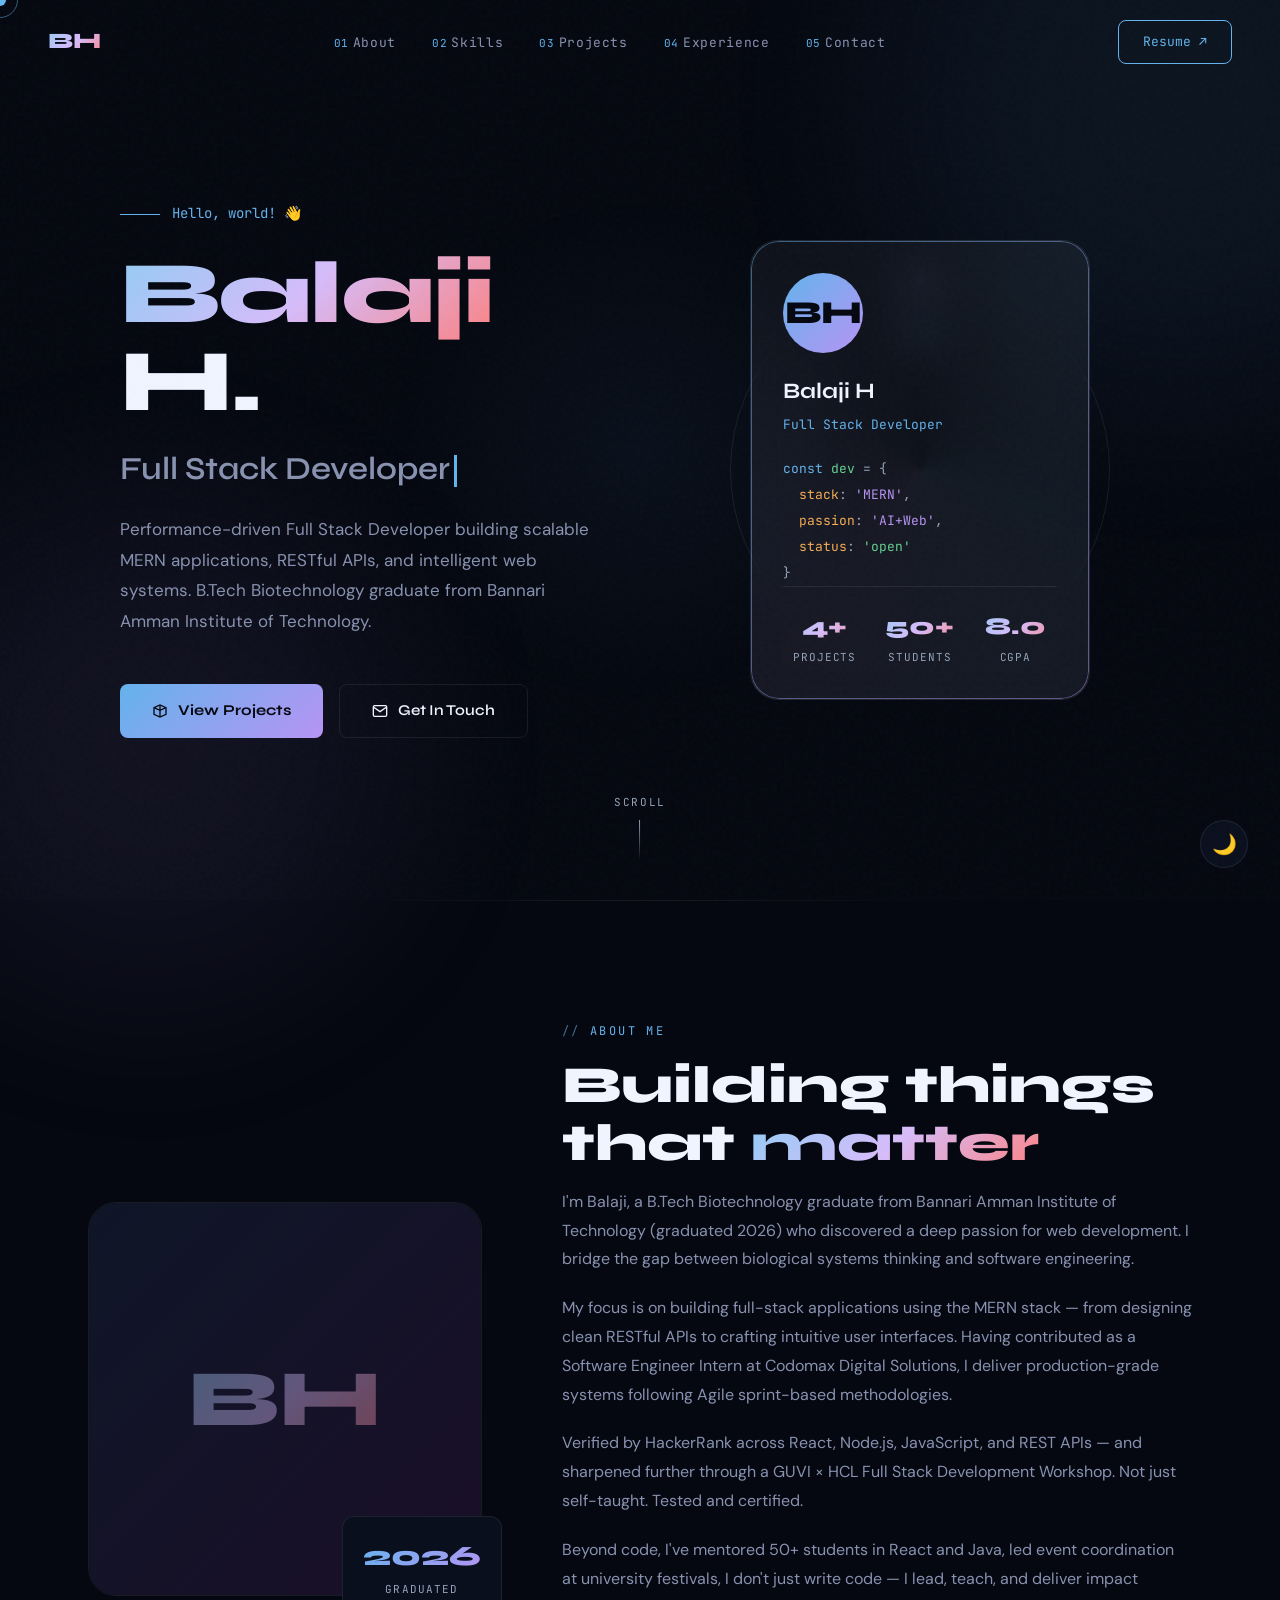
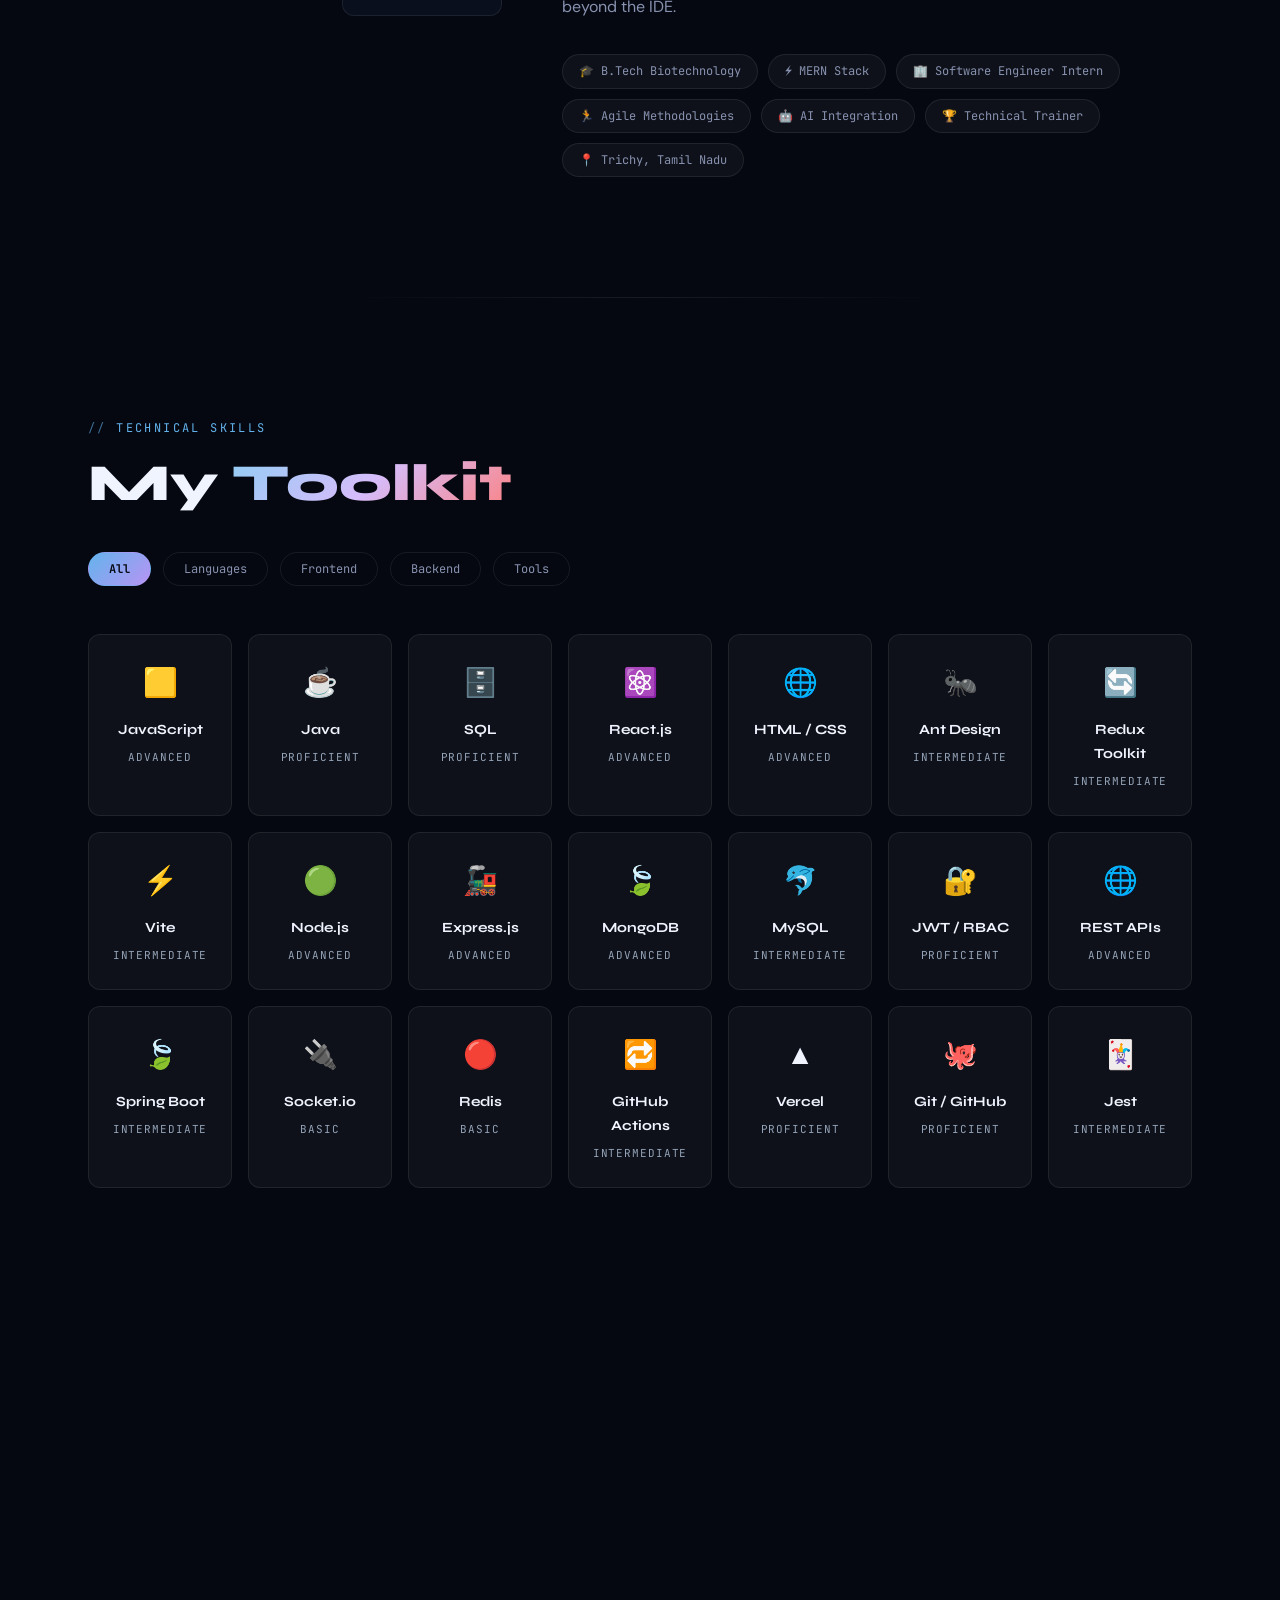
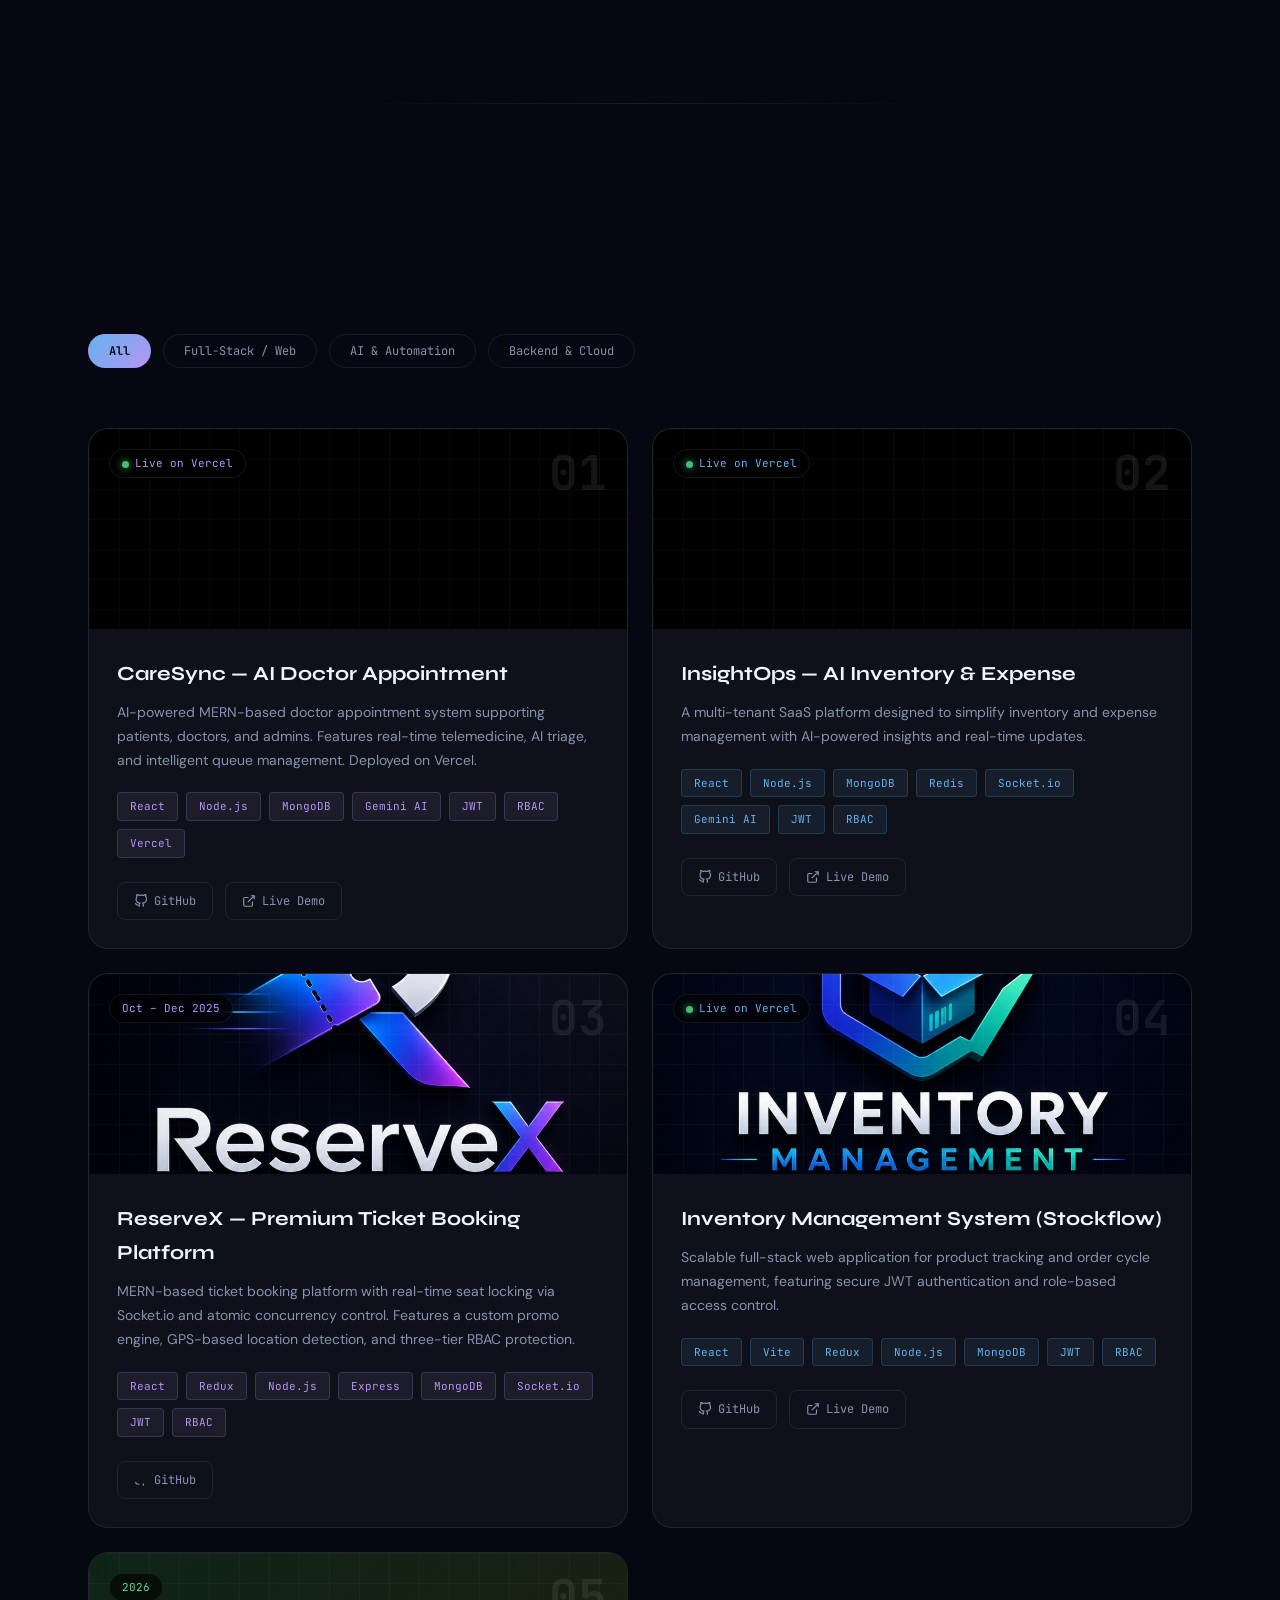
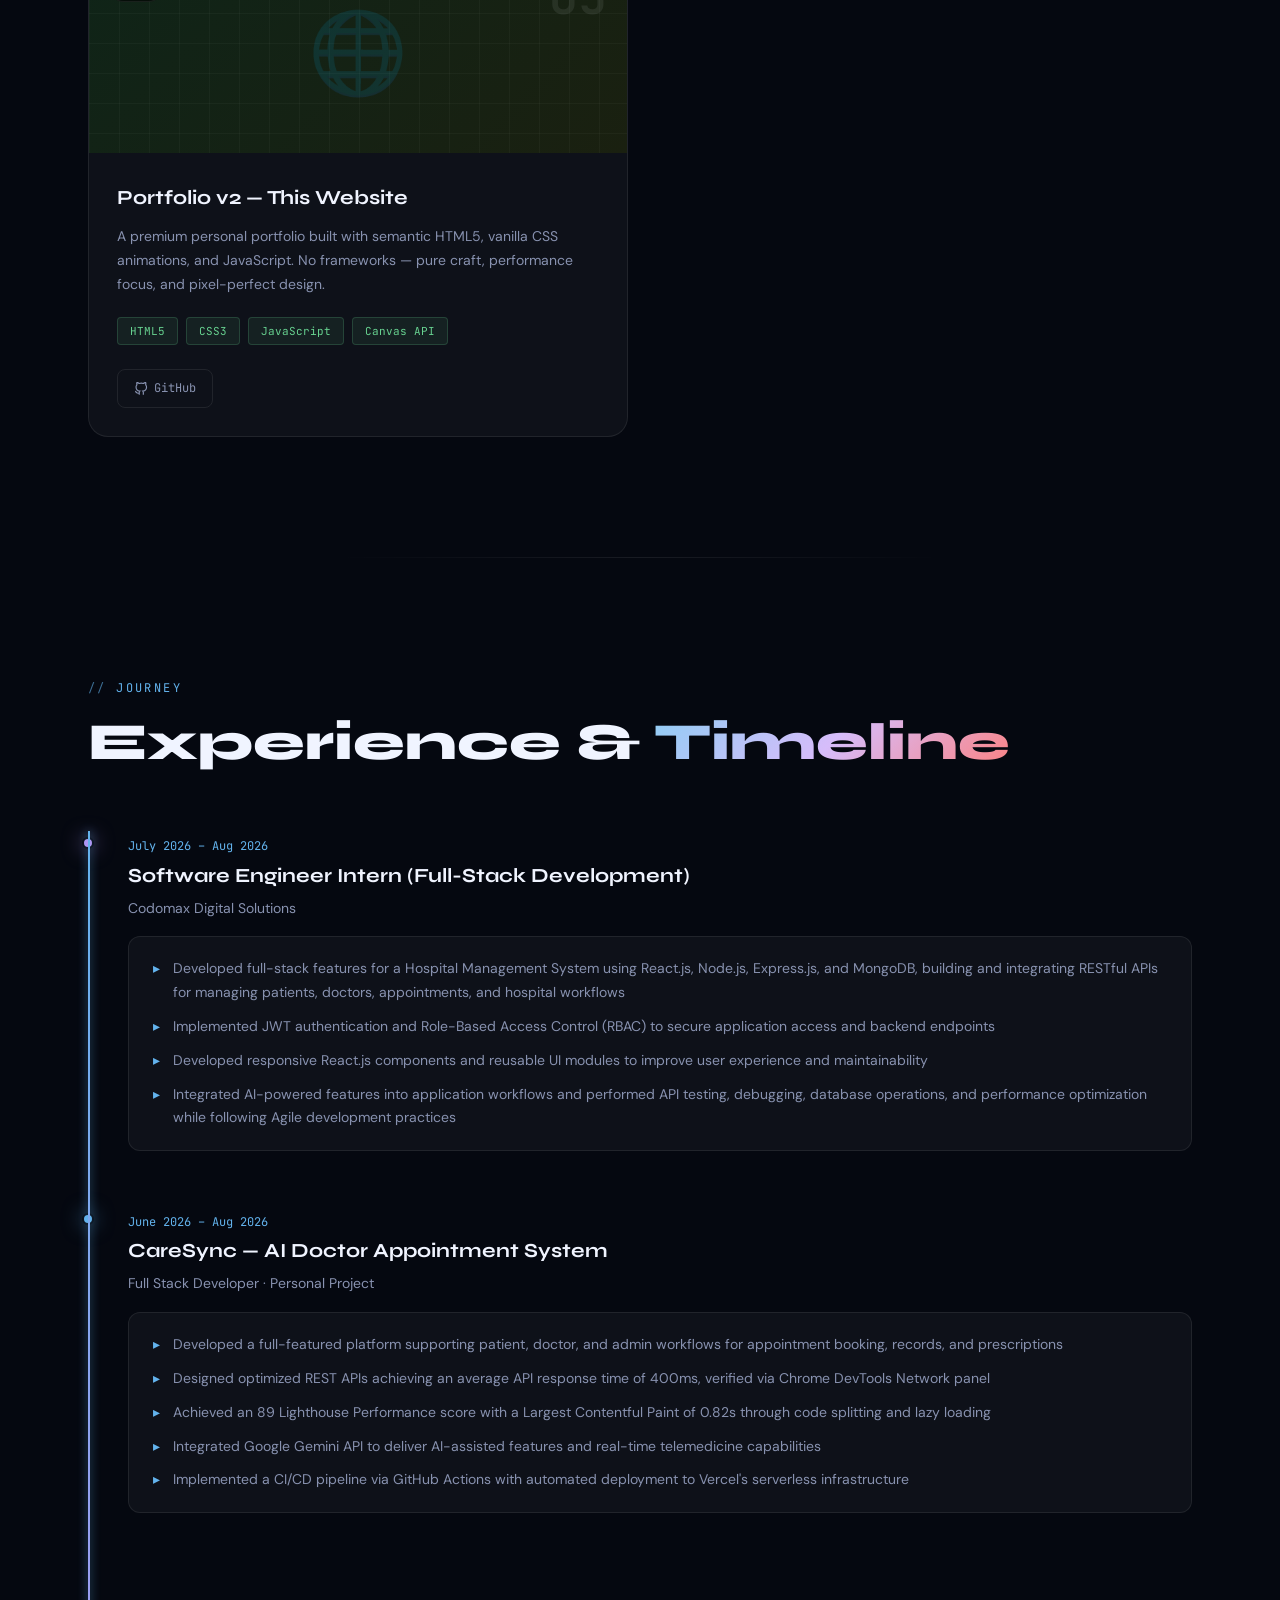
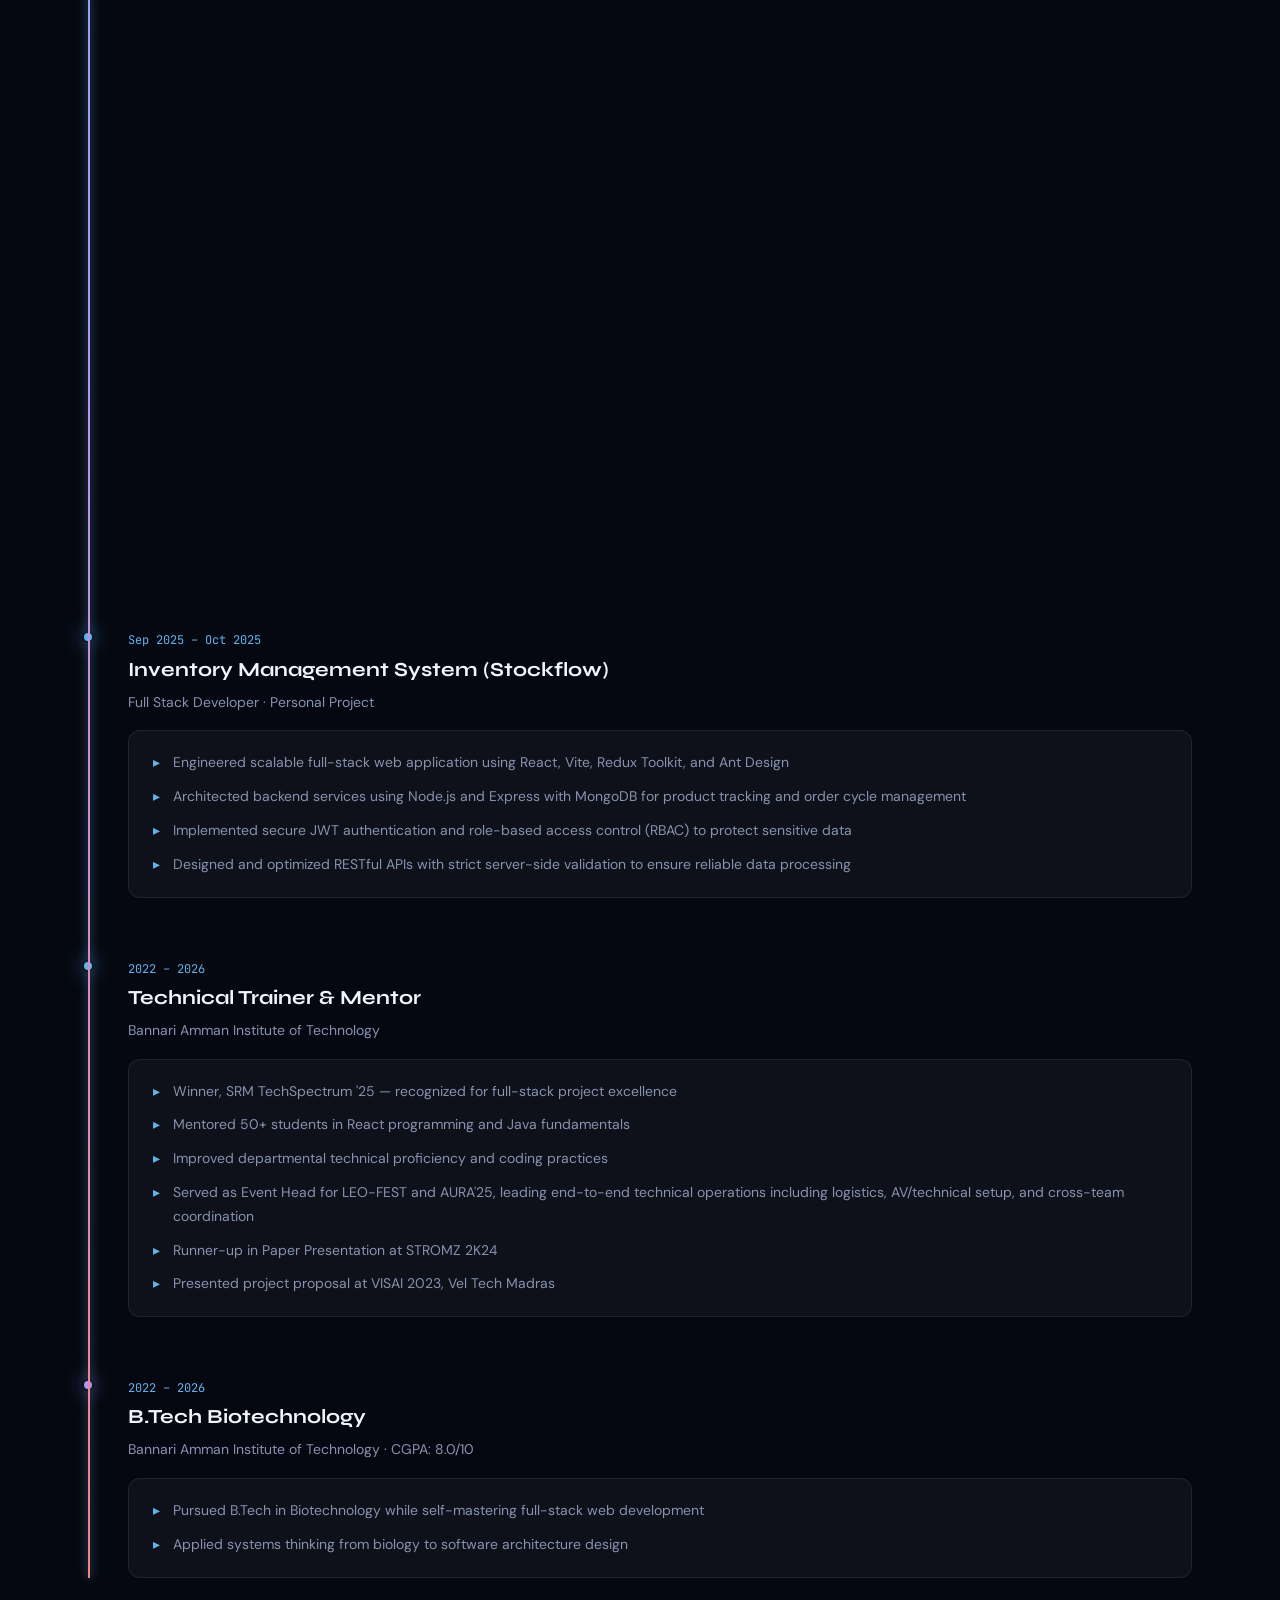
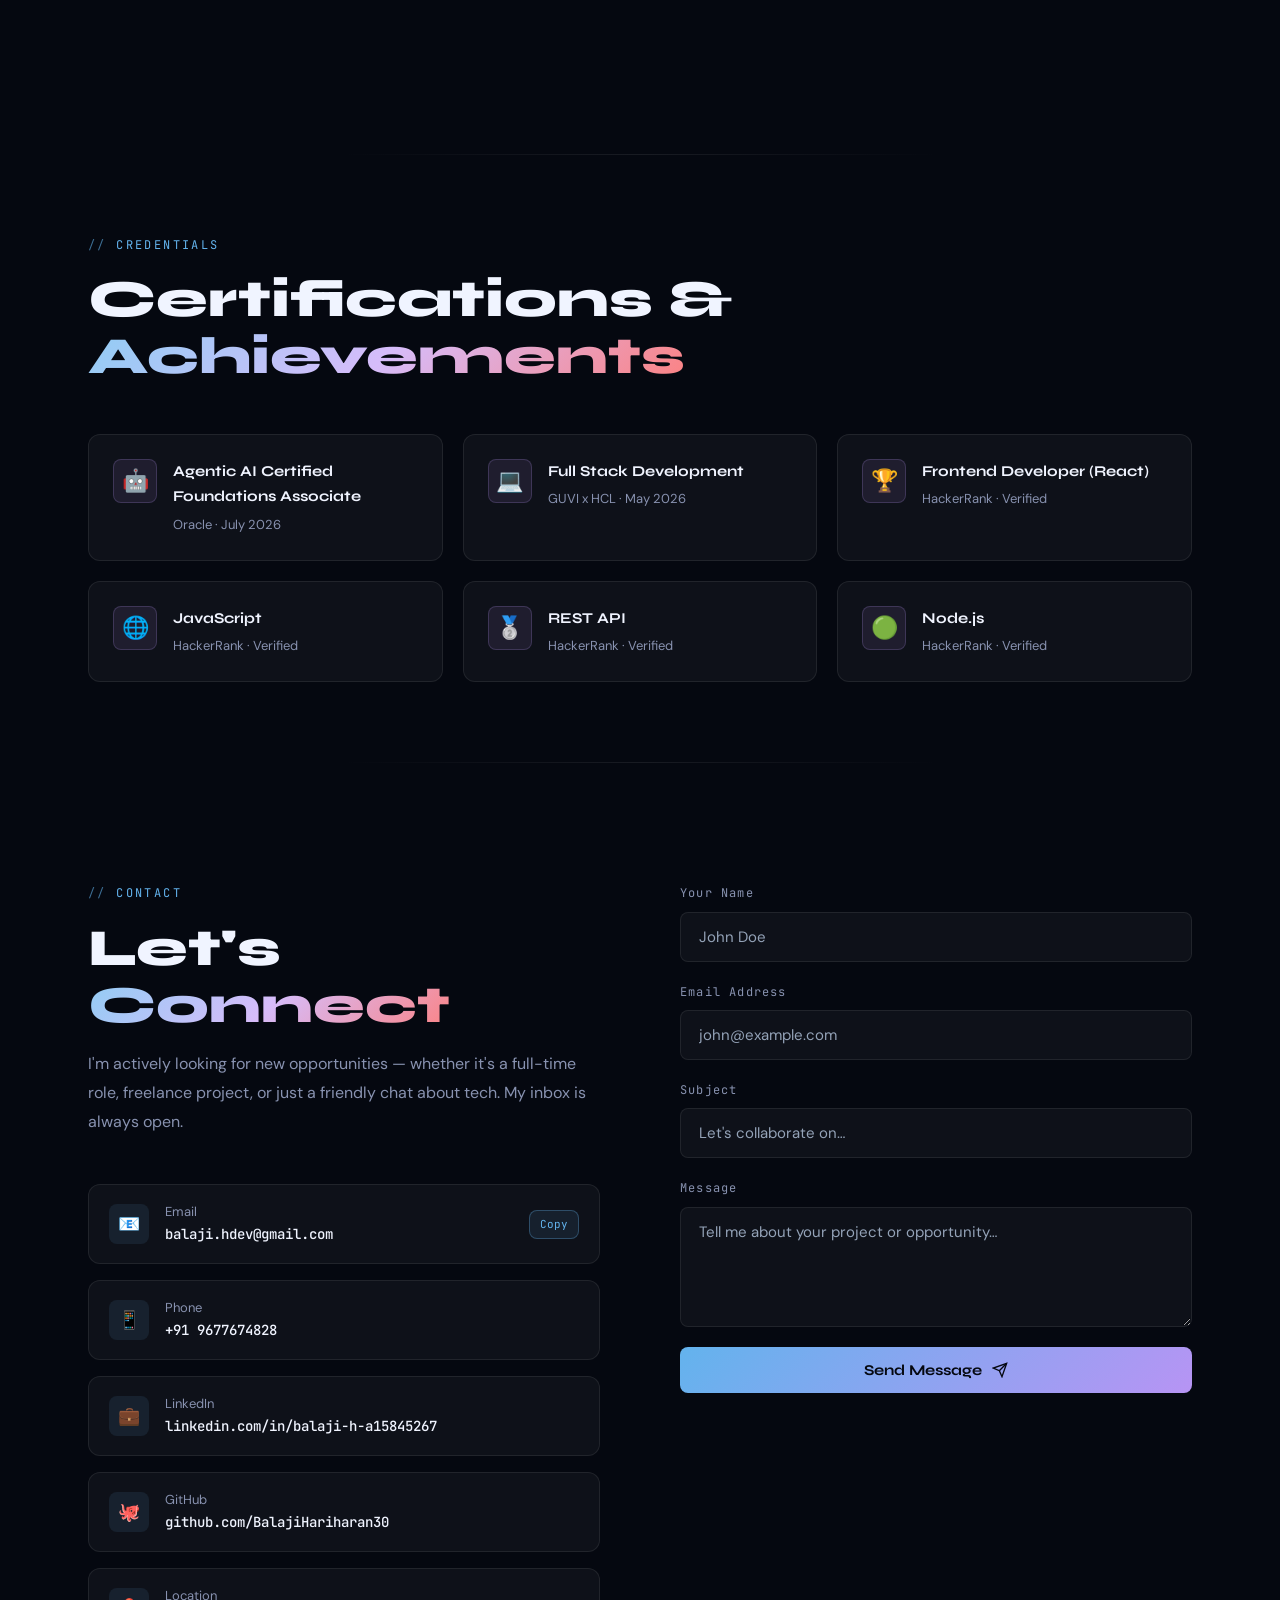
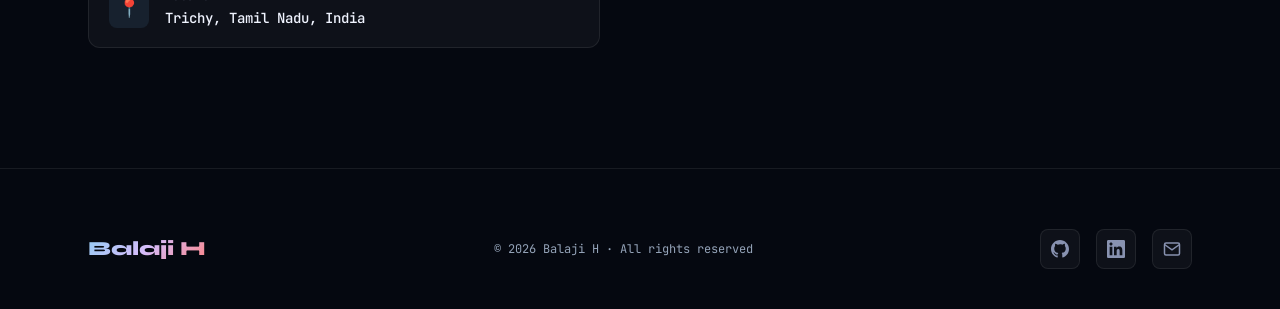
<file: index.html>
<!DOCTYPE html>
<html lang="en">
<head>
  <meta charset="UTF-8" />
  <meta name="viewport" content="width=device-width, initial-scale=1.0" />
  <title>Balaji H — Full Stack Developer</title> <!-- v2.1 -->

  <!-- SEO Meta Tags -->
  <meta name="description" content="Balaji H — Full Stack Developer, MERN Stack Engineer, AI Enthusiast. Building scalable web applications with modern technologies." />
  <meta name="keywords" content="Balaji H, Full Stack Developer, MERN Stack, React, Node.js, Portfolio, Web Development" />
  <meta name="author" content="Balaji H" />
  <link rel="canonical" href="https://balaji-portfolio-alpha.vercel.app/" />

  <!-- Open Graph / Facebook -->
  <meta property="og:type" content="website" />
  <meta property="og:url" content="https://balaji-portfolio-alpha.vercel.app/" />
  <meta property="og:title" content="Balaji H — Full Stack Developer" />
  <meta property="og:description" content="Performance-driven Full Stack Developer building MERN applications and intelligent web systems." />
  <meta property="og:image" content="https://balaji-portfolio-alpha.vercel.app/assets/images/og-preview.png" />

  <!-- Twitter -->
  <meta property="twitter:card" content="summary_large_image" />
  <meta property="twitter:url" content="https://balaji-portfolio-alpha.vercel.app/" />
  <meta property="twitter:title" content="Balaji H — Full Stack Developer" />
  <meta property="twitter:description" content="Performance-driven Full Stack Developer building MERN applications and intelligent web systems." />
  <meta property="twitter:image" content="https://balaji-portfolio-alpha.vercel.app/assets/images/og-preview.png" />

  <!-- Google Fonts — preconnect + preload critical weights -->
  <link rel="preconnect" href="https://fonts.googleapis.com" />
  <link rel="preconnect" href="https://fonts.gstatic.com" crossorigin />
  <!-- Preload the two most-used font faces to avoid FOUT -->
  <link rel="preload" as="style" href="https://fonts.googleapis.com/css2?family=Syne:wght@700;800&family=DM+Sans:wght@0,400;0,500&family=JetBrains+Mono:wght@400&display=swap" />
  <link rel="stylesheet" href="https://fonts.googleapis.com/css2?family=Syne:wght@400;600;700;800&family=DM+Sans:ital,wght@0,300;0,400;0,500;1,300&family=JetBrains+Mono:wght@400;500&display=swap" media="print" onload="this.media='all'" />
  <noscript><link rel="stylesheet" href="https://fonts.googleapis.com/css2?family=Syne:wght@400;600;700;800&family=DM+Sans:ital,wght@0,300;0,400;0,500;1,300&family=JetBrains+Mono:wght@400;500&display=swap" /></noscript>

  <!-- Main Stylesheet — preload for faster render -->
  <link rel="preload" href="css/styles.css" as="style" />
  <link rel="stylesheet" href="css/styles.css" />

</head>
<body>

  <!-- ===== PRELOADER ===== -->
  <div id="preloader" aria-hidden="true">
    <div class="preloader-logo">BH</div>
    <div class="preloader-bar">
      <div class="preloader-fill"></div>
    </div>
  </div>

  <!-- ===== SCROLL PROGRESS BAR ===== -->
  <div id="scrollProgress" role="progressbar" aria-label="Page scroll progress"></div>

  <!-- ===== AMBIENT GLOW BLOBS ===== -->
  <div class="blob blob-1" aria-hidden="true"></div>
  <div class="blob blob-2" aria-hidden="true"></div>

  <!-- ===== CUSTOM CURSOR ===== -->
  <div class="cursor"      id="cursor"      aria-hidden="true"></div>
  <div class="cursor-ring" id="cursorRing"  aria-hidden="true"></div>

  <!-- ===== PARTICLE CANVAS ===== -->
  <canvas id="particles" aria-hidden="true"></canvas>

  <!-- ===== NAVIGATION ===== -->
  <nav id="nav" role="navigation" aria-label="Main navigation">
    <a href="#hero" class="nav-logo" aria-label="Back to top">BH</a>

    <ul class="nav-links">
      <li><a href="#about"      data-num="01">About</a></li>
      <li><a href="#skills"     data-num="02">Skills</a></li>
      <li><a href="#projects"   data-num="03">Projects</a></li>
      <li><a href="#experience" data-num="04">Experience</a></li>
      <li><a href="#contact"    data-num="05">Contact</a></li>
    </ul>

    <!-- FIXED: Resume now uses correct relative path and accessible label -->
    <a href="assets/resume.pdf" class="nav-cta" target="_blank" rel="noopener noreferrer" aria-label="Open Balaji H's Resume PDF in new tab" title="View or Download Balaji H's Resume">
      Resume ↗
    </a>

    <button class="hamburger" id="hamburger" aria-label="Toggle mobile menu" aria-expanded="false" aria-controls="mobileMenu">
      <span></span>
      <span></span>
      <span></span>
    </button>
  </nav>

  <!-- ===== MOBILE MENU ===== -->
  <div class="mobile-menu" id="mobileMenu" role="dialog" aria-label="Mobile navigation" aria-hidden="true">
    <a href="#about"      class="mobile-link">About</a>
    <a href="#skills"     class="mobile-link">Skills</a>
    <a href="#projects"   class="mobile-link">Projects</a>
    <a href="#experience" class="mobile-link">Experience</a>
    <a href="#contact"    class="mobile-link">Contact</a>
    <a href="assets/resume.pdf" class="mobile-link mobile-cta" target="_blank" rel="noopener noreferrer" aria-label="Open Balaji H's Resume PDF">Resume ↗</a>
  </div>

  <!-- ============================================================
       HERO SECTION
  ============================================================ -->
  <section id="hero" aria-labelledby="hero-heading">
    <div class="container">
      <div class="hero-grid">

        <!-- Left: Text content -->
        <div class="hero-content">
          <div class="hero-eyebrow reveal">Hello, world! 👋</div>

          <h1 class="hero-name reveal" id="hero-heading" style="transition-delay: 0.1s">
            <span class="highlight">Balaji</span><br>H.
          </h1>

          <div class="hero-roles reveal" style="transition-delay: 0.2s">
            <span id="typewriter"></span><span class="type-cursor" aria-hidden="true"></span>
          </div>

          <p class="hero-desc reveal" style="transition-delay: 0.3s">
            Performance-driven Full Stack Developer building scalable MERN applications,
            RESTful APIs, and intelligent web systems. B.Tech Biotechnology graduate from
            Bannari Amman Institute of Technology.
          </p>

          <div class="hero-ctas reveal" style="transition-delay: 0.4s">
            <a href="#projects" class="btn-primary">
              <svg width="16" height="16" fill="none" stroke="currentColor" stroke-width="2" viewBox="0 0 24 24" aria-hidden="true">
                <path d="M3 7l9-4 9 4v10l-9 4-9-4V7z"/>
                <path d="M12 3v18M3 7l9 4 9-4"/>
              </svg>
              View Projects
            </a>
            <!-- FIXED: smooth scroll to contact -->
            <a href="#contact" class="btn-secondary" id="heroContactBtn">
              <svg width="16" height="16" fill="none" stroke="currentColor" stroke-width="2" viewBox="0 0 24 24" aria-hidden="true">
                <path d="M4 4h16c1.1 0 2 .9 2 2v12c0 1.1-.9 2-2 2H4c-1.1 0-2-.9-2-2V6c0-1.1.9-2 2-2z"/>
                <polyline points="22,6 12,13 2,6"/>
              </svg>
              Get In Touch
            </a>
          </div>
        </div>

        <!-- Right: Animated card -->
        <div class="hero-visual" aria-hidden="true">
          <div class="hero-orbit hero-orbit-1">
            <div class="orbit-dot orbit-dot-1"></div>
          </div>
          <div class="hero-orbit hero-orbit-2">
            <div class="orbit-dot orbit-dot-2"></div>
          </div>

          <div class="hero-card" id="heroCard">
            <div class="hero-avatar">BH</div>
            <div class="hero-card-name">Balaji H</div>
            <div class="hero-card-role">Full Stack Developer</div>

            <div class="code-decoration">
              <div><span class="c-blue">const</span> <span class="c-green">dev</span> = {</div>
              <div>&nbsp;&nbsp;<span class="c-orange">stack</span>: <span class="c-violet">'MERN'</span>,</div>
              <div>&nbsp;&nbsp;<span class="c-orange">passion</span>: <span class="c-violet">'AI+Web'</span>,</div>
              <div>&nbsp;&nbsp;<span class="c-orange">status</span>: <span class="c-green">'open'</span></div>
              <div>}</div>
            </div>

            <div class="hero-card-stats">
              <div class="stat">
                <div class="stat-num">4+</div>
                <div class="stat-label">Projects</div>
              </div>
              <div class="stat">
                <div class="stat-num">50+</div>
                <div class="stat-label">Students</div>
              </div>
              <div class="stat">
                <div class="stat-num">8.0</div>
                <div class="stat-label">CGPA</div>
              </div>
            </div>
          </div>
        </div>

      </div><!-- .hero-grid -->
    </div><!-- .container -->

    <div class="scroll-indicator" aria-hidden="true">
      <span>scroll</span>
      <div class="scroll-line"></div>
    </div>
  </section>

  <div class="section-divider"></div>

  <!-- ============================================================
       ABOUT SECTION
  ============================================================ -->
  <section id="about" aria-labelledby="about-heading">
    <div class="container">
      <div class="about-grid">

        <!-- Visual monogram block -->
        <div class="about-image-wrap reveal-left" aria-hidden="true">
          <div class="about-image-inner">
            <div class="about-image-fill">
              <div class="about-monogram">BH</div>
            </div>
          </div>
          <div class="about-badge">
            <div class="badge-num">2026</div>
            <div class="badge-label">Graduated</div>
          </div>
        </div>


        <!-- Text content -->
        <div class="about-content reveal-right">
          <div class="section-label">About Me</div>
          <h2 class="section-title" id="about-heading">
            Building things<br>that <span class="highlight">matter</span>
          </h2>

          <p>
            I'm Balaji, a B.Tech Biotechnology graduate from Bannari Amman Institute of Technology
            (graduated 2026) who discovered a deep passion for web development. I bridge the gap
            between biological systems thinking and software engineering.
          </p>
          <p>
            My focus is on building full-stack applications using the MERN stack — from designing
            clean RESTful APIs to crafting intuitive user interfaces. Having contributed as a Software
            Engineer Intern at Codomax Digital Solutions, I deliver production-grade systems following
            Agile sprint-based methodologies.
          </p>
          <p>
            Verified by HackerRank across React, Node.js, JavaScript, and REST APIs —
            and sharpened further through a GUVI × HCL Full Stack Development Workshop.
            Not just self-taught. Tested and certified.
          </p>
          <p>
            Beyond code, I've mentored 50+ students in React and Java, led event coordination at
            university festivals, I don't just write code — I lead, teach, and deliver impact beyond
            the IDE.
          </p>

          <div class="about-tags">
            <span class="about-tag">🎓 B.Tech Biotechnology</span>
            <span class="about-tag">⚡ MERN Stack</span>
            <span class="about-tag">🏢 Software Engineer Intern</span>
            <span class="about-tag">🏃 Agile Methodologies</span>
            <span class="about-tag">🤖 AI Integration</span>
            <span class="about-tag">🏆 Technical Trainer</span>
            <span class="about-tag">📍 Trichy, Tamil Nadu</span>
          </div>
        </div>

      </div><!-- .about-grid -->
    </div>
  </section>

  <div class="section-divider"></div>

  <!-- ============================================================
       SKILLS SECTION
  ============================================================ -->
  <section id="skills" aria-labelledby="skills-heading">
    <div class="container">

      <div class="reveal">
        <div class="section-label">Technical Skills</div>
        <h2 class="section-title" id="skills-heading">
          My <span class="highlight">Toolkit</span>
        </h2>
      </div>

      <!-- Filter pills -->
      <div class="skills-categories reveal" style="transition-delay: 0.1s" role="group" aria-label="Filter skills by category">
        <button class="cat-pill active" data-filter="all">All</button>
        <button class="cat-pill" data-filter="lang">Languages</button>
        <button class="cat-pill" data-filter="frontend">Frontend</button>
        <button class="cat-pill" data-filter="backend">Backend</button>
        <button class="cat-pill" data-filter="tools">Tools</button>
      </div>

      <!-- Skills grid -->
      <div class="skills-grid" id="skillsGrid">

        <!-- Languages -->
        <div class="skill-card lang reveal" style="transition-delay: 0.02s">
          <span class="skill-icon">🟨</span>
          <div class="skill-name">JavaScript</div>
          <div class="skill-level">Advanced</div>
        </div>
        <div class="skill-card lang reveal" style="transition-delay: 0.05s">
          <span class="skill-icon">☕</span>
          <div class="skill-name">Java</div>
          <div class="skill-level">Proficient</div>
        </div>
        <div class="skill-card lang reveal" style="transition-delay: 0.1s">
          <span class="skill-icon">🗄️</span>
          <div class="skill-name">SQL</div>
          <div class="skill-level">Proficient</div>
        </div>


        <!-- Frontend -->
        <div class="skill-card frontend reveal" style="transition-delay: 0.1s">
          <span class="skill-icon">⚛️</span>
          <div class="skill-name">React.js</div>
          <div class="skill-level">Advanced</div>
        </div>
        <div class="skill-card frontend reveal" style="transition-delay: 0.15s">
          <span class="skill-icon">🌐</span>
          <div class="skill-name">HTML / CSS</div>
          <div class="skill-level">Advanced</div>
        </div>
        <div class="skill-card frontend reveal" style="transition-delay: 0.2s">
          <span class="skill-icon">🐜</span>
          <div class="skill-name">Ant Design</div>
          <div class="skill-level">Intermediate</div>
        </div>
        <div class="skill-card frontend reveal" style="transition-delay: 0.25s">
          <span class="skill-icon">🔄</span>
          <div class="skill-name">Redux Toolkit</div>
          <div class="skill-level">Intermediate</div>
        </div>
        <div class="skill-card frontend reveal" style="transition-delay: 0.3s">
          <span class="skill-icon">⚡</span>
          <div class="skill-name">Vite</div>
          <div class="skill-level">Intermediate</div>
        </div>

        <!-- Backend -->
        <div class="skill-card backend reveal" style="transition-delay: 0.15s">
          <span class="skill-icon">🟢</span>
          <div class="skill-name">Node.js</div>
          <div class="skill-level">Advanced</div>
        </div>
        <div class="skill-card backend reveal" style="transition-delay: 0.2s">
          <span class="skill-icon">🚂</span>
          <div class="skill-name">Express.js</div>
          <div class="skill-level">Advanced</div>
        </div>
        <div class="skill-card backend reveal" style="transition-delay: 0.25s">
          <span class="skill-icon">🍃</span>
          <div class="skill-name">MongoDB</div>
          <div class="skill-level">Advanced</div>
        </div>
        <div class="skill-card backend reveal" style="transition-delay: 0.3s">
          <span class="skill-icon">🐬</span>
          <div class="skill-name">MySQL</div>
          <div class="skill-level">Intermediate</div>
        </div>
        <div class="skill-card backend reveal" style="transition-delay: 0.35s">
          <span class="skill-icon">🔐</span>
          <div class="skill-name">JWT / RBAC</div>
          <div class="skill-level">Proficient</div>
        </div>
        <div class="skill-card backend reveal" style="transition-delay: 0.4s">
          <span class="skill-icon">🌐</span>
          <div class="skill-name">REST APIs</div>
          <div class="skill-level">Advanced</div>
        </div>
        <div class="skill-card backend reveal" style="transition-delay: 0.45s">
          <span class="skill-icon">🍃</span>
          <div class="skill-name">Spring Boot</div>
          <div class="skill-level">Intermediate</div>
        </div>
        <div class="skill-card backend reveal" style="transition-delay: 0.5s">
          <span class="skill-icon">🔌</span>
          <div class="skill-name">Socket.io</div>
          <div class="skill-level">Basic</div>
        </div>
        <div class="skill-card backend reveal" style="transition-delay: 0.55s">
          <span class="skill-icon">🔴</span>
          <div class="skill-name">Redis</div>
          <div class="skill-level">Basic</div>
        </div>

        <!-- Tools -->
        <div class="skill-card tools reveal" style="transition-delay: 0.15s">
          <span class="skill-icon">🔁</span>
          <div class="skill-name">GitHub Actions</div>
          <div class="skill-level">Intermediate</div>
        </div>
        <div class="skill-card tools reveal" style="transition-delay: 0.18s">
          <span class="skill-icon">▲</span>
          <div class="skill-name">Vercel</div>
          <div class="skill-level">Proficient</div>
        </div>
        <div class="skill-card tools reveal" style="transition-delay: 0.2s">
          <span class="skill-icon">🐙</span>
          <div class="skill-name">Git / GitHub</div>
          <div class="skill-level">Proficient</div>
        </div>
        <div class="skill-card tools reveal" style="transition-delay: 0.22s">
          <span class="skill-icon">🃏</span>
          <div class="skill-name">Jest</div>
          <div class="skill-level">Intermediate</div>
        </div>
        <div class="skill-card tools reveal" style="transition-delay: 0.24s">
          <span class="skill-icon">🧪</span>
          <div class="skill-name">Vitest</div>
          <div class="skill-level">Intermediate</div>
        </div>
        <div class="skill-card tools reveal" style="transition-delay: 0.26s">
          <span class="skill-icon">⚡</span>
          <div class="skill-name">Supertest</div>
          <div class="skill-level">Intermediate</div>
        </div>
        <div class="skill-card tools frontend reveal" style="transition-delay: 0.28s">
          <span class="skill-icon">🦅</span>
          <div class="skill-name">React Testing Library</div>
          <div class="skill-level">Intermediate</div>
        </div>
        <div class="skill-card tools frontend reveal" style="transition-delay: 0.3s">
          <span class="skill-icon">🌐</span>
          <div class="skill-name">jsdom</div>
          <div class="skill-level">Intermediate</div>
        </div>
        <div class="skill-card tools reveal" style="transition-delay: 0.32s">
          <span class="skill-icon">📮</span>
          <div class="skill-name">Postman</div>
          <div class="skill-level">Proficient</div>
        </div>
        <div class="skill-card tools reveal" style="transition-delay: 0.34s">
          <span class="skill-icon">🤖</span>
          <div class="skill-name">Gemini API</div>
          <div class="skill-level">Intermediate</div>
        </div>
        <div class="skill-card tools reveal" style="transition-delay: 0.36s">
          <span class="skill-icon">🧠</span>
          <div class="skill-name">Agentic AI</div>
          <div class="skill-level">Intermediate</div>
        </div>
        <div class="skill-card tools reveal" style="transition-delay: 0.38s">
          <span class="skill-icon">📊</span>
          <div class="skill-name">MS Excel</div>
          <div class="skill-level">Proficient</div>
        </div>
        <div class="skill-card tools reveal" style="transition-delay: 0.4s">
          <span class="skill-icon">🏃‍♂️</span>
          <div class="skill-name">Agile / Scrum</div>
          <div class="skill-level">Proficient</div>
        </div>
      </div><!-- .skills-grid -->
    </div>
  </section>

  <div class="section-divider"></div>

  <!-- ============================================================
       PROJECTS SECTION
  ============================================================ -->
  <section id="projects" aria-labelledby="projects-heading">
    <div class="container">

      <div class="reveal">
        <div class="section-label">Featured Work</div>
        <h2 class="section-title" id="projects-heading">
          Things I've <span class="highlight">Built</span>
        </h2>
      </div>

      <!-- Filter buttons -->
      <div class="projects-filters" role="group" aria-label="Filter projects by category">
        <button class="filter-btn active" data-filter="all" aria-pressed="true">All</button>
        <button class="filter-btn" data-filter="web" aria-pressed="false">Full-Stack / Web</button>
        <button class="filter-btn" data-filter="ai" aria-pressed="false">AI &amp; Automation</button>
        <button class="filter-btn" data-filter="backend" aria-pressed="false">Backend &amp; Cloud</button>
      </div>

      <!-- Mobile swipe hint -->
      <div class="mobile-swipe-hint" aria-hidden="true">
        <svg width="16" height="16" fill="none" stroke="currentColor" stroke-width="2" viewBox="0 0 24 24"><path d="M5 12h14M12 5l7 7-7 7"/></svg>
        Swipe to browse
      </div>

      <!-- Projects grid / mobile carousel wrapper -->
      <div class="projects-carousel-wrap">
      <div class="projects-grid">

        <!-- Project 1: CareSync -->
        <article class="project-card reveal" data-tags="web ai backend" style="transition-delay: 0.1s" tabindex="0" role="button" aria-label="View CareSync project details" data-project="caresync">
          <div class="project-preview">
            <img src="assets/images/caresync-logo.jpg" class="project-preview-img" loading="lazy" decoding="async" alt="CareSync Logo">
            <div class="project-preview-grid"></div>
            <div class="project-number">01</div>
            <div class="project-tag-floating" style="color: var(--violet);"><span class="live-dot" aria-hidden="true"></span>Live on Vercel</div>
          </div>
          <div class="project-body">
            <h3 class="project-name">CareSync — AI Doctor Appointment</h3>
            <p class="project-desc">
              AI-powered MERN-based doctor appointment system supporting patients, doctors, and admins.
              Features real-time telemedicine, AI triage, and intelligent queue management. Deployed on Vercel.
            </p>
            <div class="project-tech">
              <span class="tech-tag" style="color: var(--violet); background: rgba(183,148,244,0.08); border-color: rgba(183,148,244,0.2);">React</span>
              <span class="tech-tag" style="color: var(--violet); background: rgba(183,148,244,0.08); border-color: rgba(183,148,244,0.2);">Node.js</span>
              <span class="tech-tag" style="color: var(--violet); background: rgba(183,148,244,0.08); border-color: rgba(183,148,244,0.2);">MongoDB</span>
              <span class="tech-tag" style="color: var(--violet); background: rgba(183,148,244,0.08); border-color: rgba(183,148,244,0.2);">Gemini AI</span>
              <span class="tech-tag" style="color: var(--violet); background: rgba(183,148,244,0.08); border-color: rgba(183,148,244,0.2);">JWT</span>
              <span class="tech-tag" style="color: var(--violet); background: rgba(183,148,244,0.08); border-color: rgba(183,148,244,0.2);">RBAC</span>
              <span class="tech-tag" style="color: var(--violet); background: rgba(183,148,244,0.08); border-color: rgba(183,148,244,0.2);">Vercel</span>
            </div>
            <div class="project-links">
              <a href="https://github.com/BalajiHariharan30" class="project-link" target="_blank" rel="noopener noreferrer" aria-label="View CareSync on GitHub">
                <svg fill="none" stroke="currentColor" stroke-width="2" viewBox="0 0 24 24" aria-hidden="true">
                  <path d="M9 19c-5 1.5-5-2.5-7-3m14 6v-3.87a3.37 3.37 0 0 0-.94-2.61c3.14-.35 6.44-1.54 6.44-7A5.44 5.44 0 0 0 20 4.77 5.07 5.07 0 0 0 19.91 1S18.73.65 16 2.48a13.38 13.38 0 0 0-7 0C6.27.65 5.09 1 5.09 1A5.07 5.07 0 0 0 5 4.77a5.44 5.44 0 0 0-1.5 3.78c0 5.42 3.3 6.61 6.44 7A3.37 3.37 0 0 0 9 18.13V22"/>
                </svg>
                GitHub
              </a>
              <a href="https://care-sync-pro-lbel.vercel.app/" class="project-link" target="_blank" rel="noopener noreferrer" aria-label="View CareSync Live Demo">
                <svg fill="none" stroke="currentColor" stroke-width="2" viewBox="0 0 24 24" aria-hidden="true">
                  <path d="M18 13v6a2 2 0 0 1-2 2H5a2 2 0 0 1-2-2V8a2 2 0 0 1 2-2h6"/>
                  <polyline points="15,3 21,3 21,9"/>
                  <line x1="10" y1="14" x2="21" y2="3"/>
                </svg>
                Live Demo
              </a>
            </div>
          </div>
        </article>

        <!-- Project 2: InsightOps -->
        <article class="project-card reveal" data-tags="web ai backend" style="transition-delay: 0.15s" tabindex="0" role="button" aria-label="View InsightOps project details" data-project="inventory">
          <div class="project-preview">
            <img src="assets/images/insightops-logo.jpg" class="project-preview-img" loading="lazy" decoding="async" alt="InsightOps Logo">
            <div class="project-preview-grid"></div>
            <div class="project-number">02</div>
            <div class="project-tag-floating" style="color: var(--cyan);"><span class="live-dot" aria-hidden="true"></span>Live on Vercel</div>
          </div>
          <div class="project-body">
            <h3 class="project-name">InsightOps — AI Inventory &amp; Expense</h3>
            <p class="project-desc">
              A multi-tenant SaaS platform designed to simplify inventory and expense management with AI-powered insights and real-time updates.
            </p>
            <div class="project-tech">
              <span class="tech-tag" style="color: var(--cyan); background: rgba(99,179,237,0.08); border-color: rgba(99,179,237,0.2);">React</span>
              <span class="tech-tag" style="color: var(--cyan); background: rgba(99,179,237,0.08); border-color: rgba(99,179,237,0.2);">Node.js</span>
              <span class="tech-tag" style="color: var(--cyan); background: rgba(99,179,237,0.08); border-color: rgba(99,179,237,0.2);">MongoDB</span>
              <span class="tech-tag" style="color: var(--cyan); background: rgba(99,179,237,0.08); border-color: rgba(99,179,237,0.2);">Redis</span>
              <span class="tech-tag" style="color: var(--cyan); background: rgba(99,179,237,0.08); border-color: rgba(99,179,237,0.2);">Socket.io</span>
              <span class="tech-tag" style="color: var(--cyan); background: rgba(99,179,237,0.08); border-color: rgba(99,179,237,0.2);">Gemini AI</span>
              <span class="tech-tag" style="color: var(--cyan); background: rgba(99,179,237,0.08); border-color: rgba(99,179,237,0.2);">JWT</span>
              <span class="tech-tag" style="color: var(--cyan); background: rgba(99,179,237,0.08); border-color: rgba(99,179,237,0.2);">RBAC</span>
            </div>
            <div class="project-links">
              <a href="https://github.com/BalajiHariharan30/insightops-saas" class="project-link" target="_blank" rel="noopener noreferrer" aria-label="View InsightOps on GitHub">
                <svg fill="none" stroke="currentColor" stroke-width="2" viewBox="0 0 24 24" aria-hidden="true">
                  <path d="M9 19c-5 1.5-5-2.5-7-3m14 6v-3.87a3.37 3.37 0 0 0-.94-2.61c3.14-.35 6.44-1.54 6.44-7A5.44 5.44 0 0 0 20 4.77 5.07 5.07 0 0 0 19.91 1S18.73.65 16 2.48a13.38 13.38 0 0 0-7 0C6.27.65 5.09 1 5.09 1A5.07 5.07 0 0 0 5 4.77a5.44 5.44 0 0 0-1.5 3.78c0 5.42 3.3 6.61 6.44 7A3.37 3.37 0 0 0 9 18.13V22"/>
                </svg>
                GitHub
              </a>
              <a href="https://insightops-saas.vercel.app/" class="project-link" target="_blank" rel="noopener noreferrer" aria-label="View InsightOps Live Demo">
                <svg fill="none" stroke="currentColor" stroke-width="2" viewBox="0 0 24 24" aria-hidden="true">
                  <path d="M18 13v6a2 2 0 0 1-2 2H5a2 2 0 0 1-2-2V8a2 2 0 0 1 2-2h6"/>
                  <polyline points="15,3 21,3 21,9"/>
                  <line x1="10" y1="14" x2="21" y2="3"/>
                </svg>
                Live Demo
              </a>
            </div>
          </div>
        </article>

        <!-- Project 3: ReserveX -->
        <article class="project-card reveal" data-tags="web backend" style="transition-delay: 0.2s">
          <div class="project-preview">
            <img src="assets/images/reservex-logo.jpg" class="project-preview-img" loading="lazy" decoding="async" alt="ReserveX Logo">
            <div class="project-preview-grid"></div>
            <div class="project-number">03</div>
            <div class="project-tag-floating" style="color: var(--violet);">Oct – Dec 2025</div>
          </div>
          <div class="project-body">
            <h3 class="project-name">ReserveX — Premium Ticket Booking Platform</h3>
            <p class="project-desc">
              MERN-based ticket booking platform with real-time seat locking via Socket.io and atomic concurrency control.
              Features a custom promo engine, GPS-based location detection, and three-tier RBAC protection.
            </p>
            <div class="project-tech">
              <span class="tech-tag" style="color: var(--violet); background: rgba(183,148,244,0.08); border-color: rgba(183,148,244,0.2);">React</span>
              <span class="tech-tag" style="color: var(--violet); background: rgba(183,148,244,0.08); border-color: rgba(183,148,244,0.2);">Redux</span>
              <span class="tech-tag" style="color: var(--violet); background: rgba(183,148,244,0.08); border-color: rgba(183,148,244,0.2);">Node.js</span>
              <span class="tech-tag" style="color: var(--violet); background: rgba(183,148,244,0.08); border-color: rgba(183,148,244,0.2);">Express</span>
              <span class="tech-tag" style="color: var(--violet); background: rgba(183,148,244,0.08); border-color: rgba(183,148,244,0.2);">MongoDB</span>
              <span class="tech-tag" style="color: var(--violet); background: rgba(183,148,244,0.08); border-color: rgba(183,148,244,0.2);">Socket.io</span>
              <span class="tech-tag" style="color: var(--violet); background: rgba(183,148,244,0.08); border-color: rgba(183,148,244,0.2);">JWT</span>
              <span class="tech-tag" style="color: var(--violet); background: rgba(183,148,244,0.08); border-color: rgba(183,148,244,0.2);">RBAC</span>
            </div>
            <div class="project-links">
              <a href="https://github.com/BalajiHariharan30" class="project-link" target="_blank" rel="noopener noreferrer" aria-label="View ReserveX on GitHub">
                <svg fill="none" stroke="currentColor" stroke-width="2" viewBox="0 0 24 24" aria-hidden="true">
                  <path d="M9 19c-5 1.5-5-2.5-7-3m14 6v-3.87a3.37(3.37 0 0 0-.94-2.61c3.14-.35 6.44-1.54 6.44-7A5.44 5.44 0 0 0 20 4.77 5.07 5.07 0 0 0 19.91 1S18.73.65 16 2.48a13.38 13.38 0 0 0-7 0C6.27.65 5.09 1 5.09 1A5.07 5.07 0 0 0 5 4.77a5.44 5.44 0 0 0-1.5 3.78c0 5.42 3.3 6.61 6.44 7A3.37 3.37 0 0 0 9 18.13V22"/>
                </svg>
                GitHub
              </a>
            </div>
          </div>
        </article>

        <!-- Project 4: Inventory Management -->
        <article class="project-card reveal" data-tags="web backend" style="transition-delay: 0.25s" tabindex="0" role="button" aria-label="View Inventory Management System project details" data-project="inventory">
          <div class="project-preview">
            <img src="assets/images/inventory-logo.jpg" class="project-preview-img" loading="lazy" decoding="async" alt="Inventory Management Logo">
            <div class="project-preview-grid"></div>
            <div class="project-number">04</div>
            <div class="project-tag-floating" style="color: var(--cyan);"><span class="live-dot" aria-hidden="true"></span>Live on Vercel</div>
          </div>
          <div class="project-body">
            <h3 class="project-name">Inventory Management System (Stockflow)</h3>
            <p class="project-desc">
              Scalable full-stack web application for product tracking and order cycle management,
              featuring secure JWT authentication and role-based access control.
            </p>
            <div class="project-tech">
              <span class="tech-tag">React</span>
              <span class="tech-tag">Vite</span>
              <span class="tech-tag">Redux</span>
              <span class="tech-tag">Node.js</span>
              <span class="tech-tag">MongoDB</span>
              <span class="tech-tag">JWT</span>
              <span class="tech-tag">RBAC</span>
            </div>
            <div class="project-links">
              <a href="https://github.com/BalajiHariharan30" class="project-link" target="_blank" rel="noopener noreferrer" aria-label="View Inventory Management System on GitHub">
                <svg fill="none" stroke="currentColor" stroke-width="2" viewBox="0 0 24 24" aria-hidden="true">
                  <path d="M9 19c-5 1.5-5-2.5-7-3m14 6v-3.87a3.37 3.37 0 0 0-.94-2.61c3.14-.35 6.44-1.54 6.44-7A5.44 5.44 0 0 0 20 4.77 5.07 5.07 0 0 0 19.91 1S18.73.65 16 2.48a13.38 13.38 0 0 0-7 0C6.27.65 5.09 1 5.09 1A5.07 5.07 0 0 0 5 4.77a5.44 5.44 0 0 0-1.5 3.78c0 5.42 3.3 6.61 6.44 7A3.37 3.37 0 0 0 9 18.13V22"/>
                </svg>
                GitHub
              </a>
              <a href="https://inventory-management-pcw8.vercel.app/" class="project-link" target="_blank" rel="noopener noreferrer" aria-label="View Inventory Management System Live Demo">
                <svg fill="none" stroke="currentColor" stroke-width="2" viewBox="0 0 24 24" aria-hidden="true">
                  <path d="M18 13v6a2 2 0 0 1-2 2H5a2 2 0 0 1-2-2V8a2 2 0 0 1 2-2h6"/>
                  <polyline points="15,3 21,3 21,9"/>
                  <line x1="10" y1="14" x2="21" y2="3"/>
                </svg>
                Live Demo
              </a>
            </div>
          </div>
        </article>

        <!-- Project 5: Portfolio -->
        <article class="project-card reveal" data-tags="web" style="transition-delay: 0.3s">
          <div class="project-preview" style="background: linear-gradient(135deg, #0f2418, #1a2010);">
            <div class="project-preview-grid"></div>
            <div class="project-preview-bg">
              <div class="project-preview-icon">🌐</div>
            </div>
            <div class="project-number">05</div>
            <div class="project-tag-floating" style="color: var(--emerald);">2026</div>
          </div>
          <div class="project-body">
            <h3 class="project-name">Portfolio v2 — This Website</h3>
            <p class="project-desc">
              A premium personal portfolio built with semantic HTML5, vanilla CSS animations, and
              JavaScript. No frameworks — pure craft, performance focus, and pixel-perfect design.
            </p>
            <div class="project-tech">
              <span class="tech-tag" style="color: var(--emerald); background: rgba(104,211,145,0.08); border-color: rgba(104,211,145,0.2);">HTML5</span>
              <span class="tech-tag" style="color: var(--emerald); background: rgba(104,211,145,0.08); border-color: rgba(104,211,145,0.2);">CSS3</span>
              <span class="tech-tag" style="color: var(--emerald); background: rgba(104,211,145,0.08); border-color: rgba(104,211,145,0.2);">JavaScript</span>
              <span class="tech-tag" style="color: var(--emerald); background: rgba(104,211,145,0.08); border-color: rgba(104,211,145,0.2);">Canvas API</span>
            </div>
            <div class="project-links">
              <a href="https://github.com/BalajiHariharan30" class="project-link" target="_blank" rel="noopener noreferrer" aria-label="View Portfolio on GitHub">
                <svg fill="none" stroke="currentColor" stroke-width="2" viewBox="0 0 24 24" aria-hidden="true">
                  <path d="M9 19c-5 1.5-5-2.5-7-3m14 6v-3.87a3.37 3.37 0 0 0-.94-2.61c3.14-.35 6.44-1.54 6.44-7A5.44 5.44 0 0 0 20 4.77 5.07 5.07 0 0 0 19.91 1S18.73.65 16 2.48a13.38 13.38 0 0 0-7 0C6.27.65 5.09 1 5.09 1A5.07 5.07 0 0 0 5 4.77a5.44 5.44 0 0 0-1.5 3.78c0 5.42 3.3 6.61 6.44 7A3.37 3.37 0 0 0 9 18.13V22"/>
                </svg>
                GitHub
              </a>
            </div>
          </div>
        </article>

      </div><!-- .projects-grid -->
      </div><!-- .projects-carousel-wrap -->
    </div>
  </section>


  <div class="section-divider"></div>

  <!-- ============================================================
       EXPERIENCE SECTION
  ============================================================ -->
  <section id="experience" aria-labelledby="experience-heading">
    <div class="container">

      <div class="reveal">
        <div class="section-label">Journey</div>
        <h2 class="section-title" id="experience-heading">
          Experience &amp; <span class="highlight">Timeline</span>
        </h2>
      </div>

      <div class="timeline">

        <!-- Item 1: Codomax Internship -->
        <div class="timeline-item reveal">
          <div class="timeline-dot violet"></div>
          <time class="timeline-date" datetime="2026-07">July 2026 – Aug 2026</time>
          <h3 class="timeline-title">Software Engineer Intern (Full-Stack Development)</h3>
          <div class="timeline-org">Codomax Digital Solutions</div>
          <div class="timeline-content">
            <ul>
              <li>Developed full-stack features for a Hospital Management System using React.js, Node.js, Express.js, and MongoDB, building and integrating RESTful APIs for managing patients, doctors, appointments, and hospital workflows</li>
              <li>Implemented JWT authentication and Role-Based Access Control (RBAC) to secure application access and backend endpoints</li>
              <li>Developed responsive React.js components and reusable UI modules to improve user experience and maintainability</li>
              <li>Integrated AI-powered features into application workflows and performed API testing, debugging, database operations, and performance optimization while following Agile development practices</li>
            </ul>
          </div>
        </div>

        <!-- Item 2: CareSync -->
        <div class="timeline-item reveal" style="transition-delay: 0.05s">
          <div class="timeline-dot"></div>
          <time class="timeline-date" datetime="2026-06">June 2026 – Aug 2026</time>
          <h3 class="timeline-title">CareSync — AI Doctor Appointment System</h3>
          <div class="timeline-org">Full Stack Developer · Personal Project</div>
          <div class="timeline-content">
            <ul>
              <li>Developed a full-featured platform supporting patient, doctor, and admin workflows for appointment booking, records, and prescriptions</li>
              <li>Designed optimized REST APIs achieving an average API response time of 400ms, verified via Chrome DevTools Network panel</li>
              <li>Achieved an 89 Lighthouse Performance score with a Largest Contentful Paint of 0.82s through code splitting and lazy loading</li>
              <li>Integrated Google Gemini API to deliver AI-assisted features and real-time telemedicine capabilities</li>
              <li>Implemented a CI/CD pipeline via GitHub Actions with automated deployment to Vercel's serverless infrastructure</li>
            </ul>
          </div>
        </div>

        <!-- Item 2: InsightOps -->
        <div class="timeline-item reveal" style="transition-delay: 0.05s">
          <div class="timeline-dot"></div>
          <time class="timeline-date" datetime="2026-03">March 2026 – April 2026</time>
          <h3 class="timeline-title">InsightOps — AI-Powered Inventory &amp; Expense Management Platform</h3>
          <div class="timeline-org">Full Stack Developer · Personal Project</div>
          <div class="timeline-content">
            <ul>
              <li>Developed inventory and expense management features for multiple organizations</li>
              <li>Implemented secure authentication and role-based access using JWT and RBAC</li>
              <li>Added AI-powered natural language search using Google Gemini API</li>
              <li>Built automatic expense anomaly detection using statistical analysis</li>
              <li>Integrated real-time notifications for inventory updates and expense alerts using Socket.io</li>
            </ul>
          </div>
        </div>

        <!-- Item 3: ReserveX -->
        <div class="timeline-item reveal" style="transition-delay: 0.1s">
          <div class="timeline-dot"></div>
          <time class="timeline-date" datetime="2025-10">Oct 2025 – Dec 2025</time>
          <h3 class="timeline-title">ReserveX — Premium Ticket Booking Platform</h3>
          <div class="timeline-org">Full Stack Developer · Personal Project</div>
          <div class="timeline-content">
            <ul>
              <li>Built a MERN ticket booking platform with real-time seat locking via Socket.io and atomic concurrency control to prevent double-bookings</li>
              <li>Implemented three-tier RBAC (User, Manager, Admin) with secured REST APIs, a custom promo engine, and Recharts-based analytics dashboards</li>
              <li>Designed a responsive, glassmorphic UI with Google Sign-In, GPS-based location detection, and UPI QR code checkout</li>
            </ul>
          </div>
        </div>

        <!-- Item 4: Stockflow -->
        <div class="timeline-item reveal" style="transition-delay: 0.15s">
          <div class="timeline-dot"></div>
          <time class="timeline-date" datetime="2025-09">Sep 2025 – Oct 2025</time>
          <h3 class="timeline-title">Inventory Management System (Stockflow)</h3>
          <div class="timeline-org">Full Stack Developer · Personal Project</div>
          <div class="timeline-content">
            <ul>
              <li>Engineered scalable full-stack web application using React, Vite, Redux Toolkit, and Ant Design</li>
              <li>Architected backend services using Node.js and Express with MongoDB for product tracking and order cycle management</li>
              <li>Implemented secure JWT authentication and role-based access control (RBAC) to protect sensitive data</li>
              <li>Designed and optimized RESTful APIs with strict server-side validation to ensure reliable data processing</li>
            </ul>
          </div>
        </div>

        <!-- Item 5: Mentor -->
        <div class="timeline-item reveal" style="transition-delay: 0.2s">
          <div class="timeline-dot"></div>
          <time class="timeline-date" datetime="2022">2022 – 2026</time>
          <h3 class="timeline-title">Technical Trainer &amp; Mentor</h3>
          <div class="timeline-org">Bannari Amman Institute of Technology</div>
          <div class="timeline-content">
            <ul>
              <li>Winner, SRM TechSpectrum '25 — recognized for full-stack project excellence</li>
              <li>Mentored 50+ students in React programming and Java fundamentals</li>
              <li>Improved departmental technical proficiency and coding practices</li>
              <li>Served as Event Head for LEO-FEST and AURA'25, leading end-to-end technical operations including logistics, AV/technical setup, and cross-team coordination</li>
              <li>Runner-up in Paper Presentation at STROMZ 2K24</li>
              <li>Presented project proposal at VISAI 2023, Vel Tech Madras</li>
            </ul>
          </div>
        </div>

        <!-- Item 6: Education -->
        <div class="timeline-item reveal" style="transition-delay: 0.25s">
          <div class="timeline-dot violet"></div>
          <time class="timeline-date" datetime="2022">2022 – 2026</time>
          <h3 class="timeline-title">B.Tech Biotechnology</h3>
          <div class="timeline-org">Bannari Amman Institute of Technology · CGPA: 8.0/10</div>
          <div class="timeline-content">
            <ul>
              <li>Pursued B.Tech in Biotechnology while self-mastering full-stack web development</li>
              <li>Applied systems thinking from biology to software architecture design</li>
            </ul>
          </div>
        </div>

      </div><!-- .timeline -->
    </div>
  </section>

  <div class="section-divider"></div>

  <!-- ============================================================
       CERTIFICATIONS SECTION
  ============================================================ -->
  <section id="certs" aria-labelledby="certs-heading">
    <div class="container">

      <div class="reveal">
        <div class="section-label">Credentials</div>
        <h2 class="section-title" id="certs-heading">
          Certifications &amp; <span class="highlight">Achievements</span>
        </h2>
      </div>

      <div class="certs-grid">
        <div class="cert-card reveal" style="transition-delay: 0.02s">
          <div class="cert-icon">🤖</div>
          <div>
            <div class="cert-name">Agentic AI Certified Foundations Associate</div>
            <div class="cert-issuer">Oracle · July 2026</div>
          </div>
        </div>
        <div class="cert-card reveal" style="transition-delay: 0.04s">
          <div class="cert-icon">💻</div>
          <div>
            <div class="cert-name">Full Stack Development</div>
            <div class="cert-issuer">GUVI x HCL · May 2026</div>
          </div>
        </div>
        <div class="cert-card reveal" style="transition-delay: 0.06s">
          <div class="cert-icon">🏆</div>
          <div>
            <div class="cert-name">Frontend Developer (React)</div>
            <div class="cert-issuer">HackerRank · Verified</div>
          </div>
        </div>
        <div class="cert-card reveal" style="transition-delay: 0.1s">
          <div class="cert-icon">🌐</div>
          <div>
            <div class="cert-name">JavaScript</div>
            <div class="cert-issuer">HackerRank · Verified</div>
          </div>
        </div>
        <div class="cert-card reveal" style="transition-delay: 0.15s">
          <div class="cert-icon">🥈</div>
          <div>
            <div class="cert-name">REST API</div>
            <div class="cert-issuer">HackerRank · Verified</div>
          </div>
        </div>
        <div class="cert-card reveal" style="transition-delay: 0.2s">
          <div class="cert-icon">🟢</div>
          <div>
            <div class="cert-name">Node.js</div>
            <div class="cert-issuer">HackerRank · Verified</div>
          </div>
        </div>
      </div>

    </div>
  </section>

  <div class="section-divider"></div>

  <!-- ============================================================
       CONTACT SECTION
  ============================================================ -->
  <section id="contact" aria-labelledby="contact-heading">
    <div class="container">
      <div class="contact-grid">

        <!-- Left: Info -->
        <div class="contact-info reveal-left">
          <div class="section-label">Contact</div>
          <h2 class="section-title" id="contact-heading">
            Let's <span class="highlight">Connect</span>
          </h2>
          <p>
            I'm actively looking for new opportunities — whether it's a full-time role,
            freelance project, or just a friendly chat about tech. My inbox is always open.
          </p>

          <div class="contact-links">
            <div class="contact-link-item email-copy-item" id="emailCopyBtn" role="button" tabindex="0" title="Click to copy email" aria-label="Copy email address to clipboard">
              <div class="contact-link-icon">📧</div>
              <div>
                <div class="contact-link-label">Email</div>
                <div class="contact-link-value">balaji.hdev@gmail.com</div>
              </div>
              <div class="copy-badge" id="copyBadge">Copy</div>
            </div>
            <a href="tel:+919677674828" class="contact-link-item">
              <div class="contact-link-icon">📱</div>
              <div>
                <div class="contact-link-label">Phone</div>
                <div class="contact-link-value">+91 9677674828</div>
              </div>
            </a>
            <a href="https://www.linkedin.com/in/balaji-h-a15845267?utm_source=share_via&utm_content=profile&utm_medium=member_ios" target="_blank" rel="noopener noreferrer" class="contact-link-item">
              <div class="contact-link-icon">💼</div>
              <div>
                <div class="contact-link-label">LinkedIn</div>
                <div class="contact-link-value">linkedin.com/in/balaji-h-a15845267</div>
              </div>
            </a>
            <a href="https://github.com/BalajiHariharan30" target="_blank" rel="noopener noreferrer" class="contact-link-item">
              <div class="contact-link-icon">🐙</div>
              <div>
                <div class="contact-link-label">GitHub</div>
                <div class="contact-link-value">github.com/BalajiHariharan30</div>
              </div>
            </a>
            <div class="contact-link-item">
              <div class="contact-link-icon">📍</div>
              <div>
                <div class="contact-link-label">Location</div>
                <div class="contact-link-value">Trichy, Tamil Nadu, India</div>
              </div>
            </div>
          </div>
        </div>

        <!-- Right: Form -->
        <div class="reveal-right">
          <form class="contact-form" id="contactForm" novalidate>
            <!-- Setup your free Web3Forms access key at https://web3forms.com/ -->
            <input type="hidden" name="access_key" value="21b0d1f0-0b86-4c49-b451-19e18a425903" />
            <div class="form-group">
              <label class="form-label" for="name">Your Name</label>
              <input type="text" id="name" name="name" class="form-input" placeholder="John Doe" required autocomplete="name" />
            </div>
            <div class="form-group">
              <label class="form-label" for="email">Email Address</label>
              <input type="email" id="email" name="email" class="form-input" placeholder="john@example.com" required autocomplete="email" />
            </div>
            <div class="form-group">
              <label class="form-label" for="subject">Subject</label>
              <input type="text" id="subject" name="subject" class="form-input" placeholder="Let's collaborate on…" />
            </div>
            <div class="form-group">
              <label class="form-label" for="message">Message</label>
              <textarea id="message" name="message" class="form-textarea" placeholder="Tell me about your project or opportunity…" required></textarea>
            </div>
            <button type="submit" class="form-submit">
              Send Message
              <svg width="16" height="16" fill="none" stroke="currentColor" stroke-width="2" viewBox="0 0 24 24" aria-hidden="true">
                <line x1="22" y1="2" x2="11" y2="13"/>
                <polygon points="22 2 15 22 11 13 2 9 22 2"/>
              </svg>
            </button>
            <div class="form-success" id="formSuccess" role="alert">
              ✅ Message sent! I'll get back to you soon.
            </div>
          </form>
        </div>

      </div><!-- .contact-grid -->
    </div>
  </section>

  <!-- ============================================================
       FOOTER
  ============================================================ -->
  <footer>
    <div class="container">
      <div class="footer-inner">
        <div class="footer-logo">Balaji H</div>
        <p class="footer-copy">© 2026 Balaji H · All rights reserved</p>
        <div class="footer-socials">
          <a href="https://github.com/BalajiHariharan30" target="_blank" rel="noopener noreferrer" class="social-icon" aria-label="GitHub profile">
            <svg width="18" height="18" fill="currentColor" viewBox="0 0 24 24" aria-hidden="true">
              <path d="M12 0C5.374 0 0 5.373 0 12c0 5.302 3.438 9.8 8.207 11.387.599.111.793-.261.793-.577v-2.234c-3.338.726-4.033-1.416-4.033-1.416-.546-1.387-1.333-1.756-1.333-1.756-1.089-.745.083-.729.083-.729 1.205.084 1.839 1.237 1.839 1.237 1.07 1.834 2.807 1.304 3.492.997.107-.775.418-1.305.762-1.604-2.665-.305-5.467-1.334-5.467-5.931 0-1.311.469-2.381 1.236-3.221-.124-.303-.535-1.524.117-3.176 0 0 1.008-.322 3.301 1.23A11.509 11.509 0 0 1 12 5.803c1.02.005 2.047.138 3.006.404 2.291-1.552 3.297-1.23 3.297-1.23.653 1.653.242 2.874.118 3.176.77.84 1.235 1.911 1.235 3.221 0 4.609-2.807 5.624-5.479 5.921.43.372.823 1.102.823 2.222v3.293c0 .319.192.694.801.576C20.566 21.797 24 17.3 24 12c0-6.627-5.373-12-12-12z"/>
            </svg>
          </a>
          <a href="https://www.linkedin.com/in/balaji-h-a15845267?utm_source=share_via&utm_content=profile&utm_medium=member_ios" target="_blank" rel="noopener noreferrer" class="social-icon" aria-label="LinkedIn profile">
            <svg width="18" height="18" fill="currentColor" viewBox="0 0 24 24" aria-hidden="true">
              <path d="M20.447 20.452h-3.554v-5.569c0-1.328-.027-3.037-1.852-3.037-1.853 0-2.136 1.445-2.136 2.939v5.667H9.351V9h3.414v1.561h.046c.477-.9 1.637-1.85 3.37-1.85 3.601 0 4.267 2.37 4.267 5.455v6.286zM5.337 7.433c-1.144 0-2.063-.926-2.063-2.065 0-1.138.92-2.063 2.063-2.063 1.14 0 2.064.925 2.064 2.063 0 1.139-.925 2.065-2.064 2.065zm1.782 13.019H3.555V9h3.564v11.452zM22.225 0H1.771C.792 0 0 .774 0 1.729v20.542C0 23.227.792 24 1.771 24h20.451C23.2 24 24 23.227 24 22.271V1.729C24 .774 23.2 0 22.222 0h.003z"/>
            </svg>
          </a>
          <a href="mailto:balaji.hdev@gmail.com" class="social-icon" aria-label="Send email">
            <svg width="18" height="18" fill="none" stroke="currentColor" stroke-width="2" viewBox="0 0 24 24" aria-hidden="true">
              <path d="M4 4h16c1.1 0 2 .9 2 2v12c0 1.1-.9 2-2 2H4c-1.1 0-2-.9-2-2V6c0-1.1.9-2 2-2z"/>
              <polyline points="22,6 12,13 2,6"/>
            </svg>
          </a>
        </div>
      </div>
    </div>
  </footer>


  <!-- ===== PROJECT DETAIL MODAL ===== -->
  <div class="project-modal" id="projectModal" role="dialog" aria-modal="true" aria-hidden="true" aria-label="Project details modal">
    <div class="project-modal-backdrop" id="projectModalBackdrop" tabindex="-1"></div>
    <div class="project-modal-content">
      <button class="project-modal-close" id="projectModalClose" aria-label="Close project details">&times;</button>
      <div id="projectModalBody">
        <!-- Content will be injected dynamically by JS -->
      </div>
    </div>
  </div>

  <!-- ===== THEME TOGGLE ===== -->
  <button class="theme-toggle" id="themeToggle" aria-label="Toggle light/dark theme" title="Toggle theme">🌙</button>

  <!-- ===== MAIN SCRIPT (deferred for performance) ===== -->
  <script src="js/script.js" defer></script>
</body>
</html>
</file>
<file: css/styles.css>
/* =====================================================================
   styles.css — Balaji H Portfolio
   Author: Balaji H
   Description: Main stylesheet for portfolio website
   ===================================================================== */

/* ===================== RESET & BASE ===================== */
*, *::before, *::after {
  box-sizing: border-box;
  margin: 0;
  padding: 0;
}

html {
  scroll-behavior: smooth;
}

/* ===================== CSS VARIABLES ===================== */
:root {
  /* Background shades */
  --bg:           #050810;
  --bg2:          #0a0f1e;
  --bg3:          #0f1628;

  /* Surface & border */
  --surface:       rgba(255, 255, 255, 0.04);
  --surface-hover: rgba(255, 255, 255, 0.07);
  --border:        rgba(255, 255, 255, 0.08);
  --border-glow:   rgba(99, 179, 237, 0.3);

  /* Accent colours */
  --cyan:          #63B3ED;
  --cyan-bright:   #90CDF4;
  --violet:        #B794F4;
  --violet-bright: #D6BCFA;
  --pink:          #FC8181;
  --emerald:       #68D391;
  --amber:         #F6AD55;

  /* Gradients */
  --gradient-1:    linear-gradient(135deg, #63B3ED, #B794F4);
  --gradient-2:    linear-gradient(135deg, #B794F4, #FC8181);
  --gradient-3:    linear-gradient(135deg, #68D391, #63B3ED);
  --gradient-text: linear-gradient(135deg, #90CDF4 0%, #D6BCFA 50%, #FC8181 100%);

  /* Typography colours */
  --text-primary:   #F0F4FF;
  --text-secondary: #8892B0;
  --text-muted:     #94A3B8;

  /* Font families */
  --font-display: 'Syne', sans-serif;
  --font-body:    'DM Sans', sans-serif;
  --font-mono:    'JetBrains Mono', monospace;

  /* Border radii */
  --radius-sm: 8px;
  --radius-md: 12px;
  --radius-lg: 20px;
  --radius-xl: 28px;

  /* Transitions */
  --transition:      0.3s cubic-bezier(0.4, 0, 0.2, 1);
  --transition-slow: 0.6s cubic-bezier(0.4, 0, 0.2, 1);
}

body {
  background:    var(--bg);
  color:         var(--text-primary);
  font-family:   var(--font-body);
  font-size:     16px;
  line-height:   1.7;
  overflow-x:    hidden;
}

/* ===================== NOISE TEXTURE OVERLAY ===================== */
body::before {
  content: '';
  position: fixed;
  inset: 0;
  background-image: url("data:image/svg+xml,%3Csvg viewBox='0 0 256 256' xmlns='http://www.w3.org/2000/svg'%3E%3Cfilter id='noise'%3E%3CfeTurbulence type='fractalNoise' baseFrequency='0.9' numOctaves='4' stitchTiles='stitch'/%3E%3C/filter%3E%3Crect width='100%25' height='100%25' filter='url(%23noise)' opacity='1'/%3E%3C/svg%3E");
  opacity: 0.025;
  pointer-events: none;
  z-index: 9990;
}

/* ===================== CUSTOM CURSOR ===================== */
.cursor {
  width: 12px;
  height: 12px;
  background: var(--cyan);
  border-radius: 50%;
  position: fixed;
  top: 0;
  left: 0;
  pointer-events: none;
  z-index: 9999;
  transform: translate(-50%, -50%);
  transition: transform 0.1s, width 0.2s, height 0.2s, background 0.2s;
  mix-blend-mode: screen;
}

.cursor-ring {
  width: 36px;
  height: 36px;
  border: 1.5px solid rgba(99, 179, 237, 0.5);
  border-radius: 50%;
  position: fixed;
  top: 0;
  left: 0;
  pointer-events: none;
  z-index: 9998;
  transform: translate(-50%, -50%);
  transition: transform 0.15s cubic-bezier(0.25, 0.46, 0.45, 0.94), width 0.2s, height 0.2s;
}

body:has(a:hover) .cursor,
body:has(button:hover) .cursor {
  width: 20px;
  height: 20px;
  background: var(--violet);
}

body:has(a:hover) .cursor-ring,
body:has(button:hover) .cursor-ring {
  width: 52px;
  height: 52px;
  border-color: rgba(183, 148, 244, 0.4);
}

/* ===================== PRELOADER ===================== */
#preloader {
  position: fixed;
  inset: 0;
  background: var(--bg);
  z-index: 10000;
  display: flex;
  align-items: center;
  justify-content: center;
  flex-direction: column;
  gap: 24px;
  transition: opacity 0.6s ease, visibility 0.6s ease;
}

#preloader.hidden {
  opacity: 0;
  visibility: hidden;
}

.preloader-logo {
  font-family: var(--font-display);
  font-size: 48px;
  font-weight: 800;
  background: var(--gradient-text);
  -webkit-background-clip: text;
  -webkit-text-fill-color: transparent;
  background-clip: text;
}

.preloader-bar {
  width: 200px;
  height: 2px;
  background: var(--border);
  border-radius: 2px;
  overflow: hidden;
}

.preloader-fill {
  height: 100%;
  background: var(--gradient-1);
  border-radius: 2px;
  animation: preload 1.8s ease forwards;
}

@keyframes preload {
  from { width: 0; }
  to   { width: 100%; }
}

/* ===================== PARTICLES CANVAS ===================== */
#particles {
  position: fixed;
  inset: 0;
  z-index: 0;
  pointer-events: none;
}

/* ===================== SCROLL PROGRESS BAR ===================== */
#scrollProgress {
  position: fixed;
  top: 0;
  left: 0;
  height: 2px;
  background: var(--gradient-1);
  z-index: 9999;
  width: 0%;
  transition: width 0.1s linear;
  box-shadow: 0 0 8px rgba(99, 179, 237, 0.8);
}

/* ===================== GLOW BLOBS ===================== */
.blob {
  position: fixed;
  border-radius: 50%;
  filter: blur(100px);
  opacity: 0.07;
  pointer-events: none;
  z-index: 0;
}

.blob-1 { width: 600px; height: 600px; background: var(--cyan);   top: -200px; right: -200px; }
.blob-2 { width: 500px; height: 500px; background: var(--violet); bottom: -100px; left: -100px; }

/* ===================== NAVIGATION ===================== */
nav {
  position: fixed;
  top: 0;
  left: 0;
  right: 0;
  z-index: 100;
  padding: 20px 48px;
  display: flex;
  align-items: center;
  justify-content: space-between;
  transition: transform 0.35s cubic-bezier(0.4, 0, 0.2, 1), background 0.3s, padding 0.3s, border-color 0.3s;
  will-change: transform;
}

nav.nav-hidden {
  transform: translateY(-100%);
}

nav.scrolled {
  background: rgba(5, 8, 16, 0.85);
  backdrop-filter: blur(20px);
  border-bottom: 1px solid var(--border);
  padding: 14px 48px;
}

.nav-logo {
  font-family: var(--font-display);
  font-size: 22px;
  font-weight: 800;
  background: var(--gradient-text);
  -webkit-background-clip: text;
  -webkit-text-fill-color: transparent;
  background-clip: text;
  text-decoration: none;
}

.nav-links {
  display: flex;
  align-items: center;
  gap: 36px;
  list-style: none;
}

.nav-links a {
  font-family: var(--font-mono);
  font-size: 13px;
  color: var(--text-secondary);
  text-decoration: none;
  letter-spacing: 0.05em;
  transition: var(--transition);
  position: relative;
}

.nav-links a::before {
  content: attr(data-num);
  color: var(--cyan);
  margin-right: 4px;
  font-size: 11px;
}

.nav-links a:hover { color: var(--text-primary); }

.nav-links a::after {
  content: '';
  position: absolute;
  bottom: -4px;
  left: 0;
  right: 0;
  height: 1px;
  background: var(--gradient-1);
  transform: scaleX(0);
  transition: var(--transition);
}

.nav-links a:hover::after { transform: scaleX(1); }

/* Resume nav button */
.nav-cta {
  background: transparent;
  border: 1px solid var(--cyan);
  color: var(--cyan) !important;
  padding: 10px 24px;
  border-radius: var(--radius-sm);
  font-family: var(--font-mono);
  font-size: 13px;
  cursor: pointer;
  text-decoration: none;
  transition: var(--transition);
  -webkit-text-fill-color: var(--cyan);
}

.nav-cta:hover {
  background: rgba(99, 179, 237, 0.1);
  box-shadow: 0 0 20px rgba(99, 179, 237, 0.2);
  transform: translateY(-2px);
}

/* Mobile hamburger */
.hamburger {
  display: none;
  flex-direction: column;
  gap: 5px;
  cursor: pointer;
  padding: 8px;
  background: none;
  border: none;
}

.hamburger span {
  display: block;
  width: 24px;
  height: 2px;
  background: var(--text-secondary);
  border-radius: 2px;
  transition: var(--transition);
}

.hamburger.active span:nth-child(1) { transform: translateY(7px) rotate(45deg); }
.hamburger.active span:nth-child(2) { opacity: 0; }
.hamburger.active span:nth-child(3) { transform: translateY(-7px) rotate(-45deg); }

.mobile-menu {
  /* display:flex is forced by new animation CSS via !important */
  display: none; /* fallback for non-JS */
  position: fixed;
  inset: 0;
  background: rgba(5, 8, 16, 0.97);
  backdrop-filter: blur(20px);
  z-index: 99;
  flex-direction: column;
  align-items: center;
  justify-content: center;
  gap: 40px;
}

/* Kept for non-animated fallback — new animation block (display:flex !important) overrides */
.mobile-menu.open { display: flex; }


.mobile-menu a {
  font-family: var(--font-display);
  font-size: 32px;
  font-weight: 700;
  color: var(--text-secondary);
  text-decoration: none;
  transition: var(--transition);
}

.mobile-menu a:hover { color: var(--text-primary); }

.mobile-menu a.mobile-cta {
  font-family: var(--font-mono);
  font-size: 20px;
  font-weight: 500;
  color: var(--cyan);
  border: 1.5px solid var(--cyan);
  padding: 12px 32px;
  border-radius: var(--radius-sm);
  margin-top: 10px;
  -webkit-text-fill-color: var(--cyan);
  text-align: center;
}

.mobile-menu a.mobile-cta:hover {
  background: rgba(99, 179, 237, 0.1);
  box-shadow: 0 0 25px rgba(99, 179, 237, 0.25);
  color: var(--cyan);
}

/* ===================== SECTIONS BASE ===================== */
section { position: relative; z-index: 1; }

.container {
  max-width: 1200px;
  margin: 0 auto;
  padding: 0 48px;
}

.section-label {
  font-family: var(--font-mono);
  font-size: 12px;
  color: var(--cyan);
  letter-spacing: 0.2em;
  text-transform: uppercase;
  margin-bottom: 16px;
}

.section-label::before { content: '// '; opacity: 0.6; }

.section-title {
  font-family: var(--font-display);
  font-size: clamp(32px, 5vw, 52px);
  font-weight: 800;
  line-height: 1.1;
  margin-bottom: 16px;
}

.highlight {
  background: var(--gradient-text);
  -webkit-background-clip: text;
  -webkit-text-fill-color: transparent;
  background-clip: text;
}

/* ===================== SCROLL ANIMATIONS ===================== */
.reveal {
  opacity: 0;
  transform: translateY(40px);
  transition: opacity 0.7s ease, transform 0.7s ease;
}
.reveal.visible { opacity: 1; transform: translateY(0); }

.reveal-left {
  opacity: 0;
  transform: translateX(-40px);
  transition: opacity 0.7s ease, transform 0.7s ease;
}
.reveal-left.visible { opacity: 1; transform: translateX(0); }

.reveal-right {
  opacity: 0;
  transform: translateX(40px);
  transition: opacity 0.7s ease, transform 0.7s ease;
}
.reveal-right.visible { opacity: 1; transform: translateX(0); }

/* ===================== BUTTONS ===================== */
.btn-primary {
  display: inline-flex;
  align-items: center;
  gap: 10px;
  background: var(--gradient-1);
  color: var(--bg);
  font-family: var(--font-display);
  font-weight: 700;
  font-size: 15px;
  padding: 14px 32px;
  border-radius: var(--radius-sm);
  text-decoration: none;
  border: none;
  cursor: pointer;
  transition: var(--transition);
  position: relative;
  overflow: hidden;
  will-change: transform;
}

.btn-primary::before {
  content: '';
  position: absolute;
  inset: 0;
  background: rgba(255, 255, 255, 0);
  transition: var(--transition);
}

.btn-primary:hover {
  transform: translateY(-3px) scale(1.02);
  box-shadow: 0 20px 40px rgba(99, 179, 237, 0.4),
              0 0 0 1px rgba(99, 179, 237, 0.3);
}

.btn-primary:hover::before { background: rgba(255, 255, 255, 0.1); }

.btn-primary:active { transform: translateY(-1px) scale(1); }

.btn-secondary {
  display: inline-flex;
  align-items: center;
  gap: 10px;
  background: transparent;
  color: var(--text-primary);
  font-family: var(--font-display);
  font-weight: 600;
  font-size: 15px;
  padding: 13px 32px;
  border-radius: var(--radius-sm);
  text-decoration: none;
  border: 1px solid var(--border);
  cursor: pointer;
  transition: var(--transition);
  will-change: transform;
}

.btn-secondary:hover {
  border-color: var(--violet);
  color: var(--violet);
  transform: translateY(-3px) scale(1.02);
  box-shadow: 0 20px 40px rgba(183, 148, 244, 0.2),
              0 0 0 1px rgba(183, 148, 244, 0.2);
}

.btn-secondary:active { transform: translateY(-1px) scale(1); }

/* ===================== HERO ===================== */
#hero {
  min-height: 100vh;
  display: flex;
  align-items: center;
  padding: 120px 0 80px;
  position: relative;
}

.hero-grid {
  display: grid;
  grid-template-columns: 1fr 1fr;
  gap: 80px;
  align-items: center;
}

.hero-eyebrow {
  font-family: var(--font-mono);
  font-size: 14px;
  color: var(--cyan);
  margin-bottom: 24px;
  display: flex;
  align-items: center;
  gap: 12px;
}

.hero-eyebrow::before {
  content: '';
  display: block;
  width: 40px;
  height: 1px;
  background: var(--cyan);
}

.hero-name {
  font-family: var(--font-display);
  font-size: clamp(48px, 7vw, 88px);
  font-weight: 800;
  line-height: 1;
  letter-spacing: -0.02em;
  margin-bottom: 16px;
}

.hero-roles {
  font-family: var(--font-display);
  font-size: clamp(20px, 3vw, 32px);
  font-weight: 600;
  color: var(--text-secondary);
  margin-bottom: 32px;
  height: 40px;
}

/* Typewriter cursor */
.type-cursor {
  display: inline-block;
  width: 3px;
  height: 1em;
  background: var(--cyan);
  margin-left: 4px;
  vertical-align: middle;
  animation: blink 0.9s infinite;
}

@keyframes blink {
  0%, 100% { opacity: 1; }
  50%       { opacity: 0; }
}

.hero-desc {
  font-size: 17px;
  color: var(--text-secondary);
  line-height: 1.8;
  max-width: 480px;
  margin-bottom: 48px;
}

.hero-ctas {
  display: flex;
  gap: 16px;
  flex-wrap: wrap;
}

/* Scroll indicator */
.scroll-indicator {
  position: absolute;
  bottom: 40px;
  left: 50%;
  transform: translateX(-50%);
  display: flex;
  flex-direction: column;
  align-items: center;
  gap: 8px;
  font-family: var(--font-mono);
  font-size: 11px;
  color: var(--text-muted);
  letter-spacing: 0.15em;
  text-transform: uppercase;
}

.scroll-line {
  width: 1px;
  height: 40px;
  background: linear-gradient(to bottom, var(--text-muted), transparent);
  animation: scrollPulse 2s ease infinite;
}

@keyframes scrollPulse {
  0%   { opacity: 1; transform: scaleY(1); }
  50%  { opacity: 0.4; }
  100% { opacity: 1; transform: scaleY(1); }
}

/* Hero Visual Card */
.hero-visual {
  display: flex;
  justify-content: center;
  align-items: center;
  position: relative;
}

.hero-card {
  width: 340px;
  background: var(--surface);
  border: 1px solid var(--border);
  border-radius: var(--radius-xl);
  padding: 32px;
  backdrop-filter: blur(20px);
  position: relative;
  overflow: hidden;
  transition: transform 0.1s;
}

.hero-card::before {
  content: '';
  position: absolute;
  top: -50%;
  left: -50%;
  width: 200%;
  height: 200%;
  background: conic-gradient(from 0deg, transparent 0%, rgba(99,179,237,0.05) 30%, rgba(183,148,244,0.05) 60%, transparent 100%);
  animation: rotate 8s linear infinite;
}

.hero-card::after {
  content: '';
  position: absolute;
  inset: 0;
  border-radius: var(--radius-xl);
  padding: 1px;
  background: var(--gradient-1);
  -webkit-mask: linear-gradient(#fff 0 0) content-box, linear-gradient(#fff 0 0);
  -webkit-mask-composite: destination-out;
  mask-composite: exclude;
  opacity: 0.5;
}

@keyframes rotate { to { transform: rotate(360deg); } }

.hero-avatar {
  width: 80px;
  height: 80px;
  border-radius: 50%;
  background: var(--gradient-1);
  display: flex;
  align-items: center;
  justify-content: center;
  font-family: var(--font-display);
  font-size: 32px;
  font-weight: 800;
  color: var(--bg);
  margin-bottom: 20px;
  position: relative;
  z-index: 1;
}

.hero-card-name {
  font-family: var(--font-display);
  font-size: 22px;
  font-weight: 700;
  margin-bottom: 4px;
  position: relative;
  z-index: 1;
}

.hero-card-role {
  font-size: 13px;
  color: var(--cyan);
  font-family: var(--font-mono);
  margin-bottom: 20px;
  position: relative;
  z-index: 1;
}

.hero-card-stats {
  display: grid;
  grid-template-columns: repeat(3, 1fr);
  gap: 12px;
  padding-top: 20px;
  border-top: 1px solid var(--border);
  position: relative;
  z-index: 1;
}

.stat { text-align: center; }

.stat-num {
  font-family: var(--font-display);
  font-size: 24px;
  font-weight: 800;
  background: var(--gradient-text);
  -webkit-background-clip: text;
  -webkit-text-fill-color: transparent;
  background-clip: text;
}

.stat-label {
  font-size: 11px;
  color: var(--text-muted);
  font-family: var(--font-mono);
  text-transform: uppercase;
  letter-spacing: 0.08em;
}

/* Floating orbits */
.hero-orbit {
  position: absolute;
  border-radius: 50%;
  border: 1px solid var(--border);
  animation: orbit linear infinite;
}

.hero-orbit-1 { width: 280px; height: 280px; animation-duration: 12s; }
.hero-orbit-2 { width: 380px; height: 380px; animation-duration: 20s; animation-direction: reverse; }

@keyframes orbit { to { transform: rotate(360deg); } }

.orbit-dot {
  width: 8px;
  height: 8px;
  border-radius: 50%;
  position: absolute;
  top: -4px;
  left: 50%;
  transform: translateX(-50%);
}

.orbit-dot-1 { background: var(--cyan); box-shadow: 0 0 12px var(--cyan); }
.orbit-dot-2 { background: var(--violet); box-shadow: 0 0 12px var(--violet); }

/* Code decoration */
.code-decoration {
  font-family: var(--font-mono);
  font-size: 13px;
  color: var(--text-muted);
  line-height: 2;
  position: relative;
  z-index: 1;
}

.code-decoration .c-green  { color: #68D391; }
.code-decoration .c-blue   { color: var(--cyan); }
.code-decoration .c-violet { color: var(--violet); }
.code-decoration .c-orange { color: var(--amber); }

/* ===================== SECTION DIVIDER ===================== */
.section-divider {
  height: 1px;
  background: linear-gradient(90deg, transparent, var(--border), transparent);
  margin: 0 auto;
  max-width: 600px;
}

/* ===================== ABOUT ===================== */
#about { padding: 120px 0; }

.about-grid {
  display: grid;
  grid-template-columns: 1fr 1.6fr;
  gap: 80px;
  align-items: center;
}

.about-image-wrap {
  position: relative;
}

.about-image-inner {
  width: 100%;
  aspect-ratio: 1;
  border-radius: var(--radius-xl);
  overflow: hidden;
  border: 1px solid var(--border);
}

.about-image-fill {
  width: 100%;
  height: 100%;
  background: linear-gradient(135deg, #0f1628, #1a0f28);
  display: flex;
  align-items: center;
  justify-content: center;
}

.about-monogram {
  font-family: var(--font-display);
  font-size: 80px;
  font-weight: 800;
  background: var(--gradient-text);
  -webkit-background-clip: text;
  -webkit-text-fill-color: transparent;
  background-clip: text;
  opacity: 0.4;
}

.about-badge {
  position: absolute;
  bottom: -20px;
  right: -20px;
  background: var(--bg2);
  border: 1px solid var(--border);
  border-radius: var(--radius-md);
  padding: 16px 20px;
  text-align: center;
}

.badge-num {
  font-family: var(--font-display);
  font-size: 28px;
  font-weight: 800;
  background: var(--gradient-1);
  -webkit-background-clip: text;
  -webkit-text-fill-color: transparent;
  background-clip: text;
}

.badge-label {
  font-family: var(--font-mono);
  font-size: 11px;
  color: var(--text-muted);
  text-transform: uppercase;
  letter-spacing: 0.1em;
}

.about-content p {
  color: var(--text-secondary);
  font-size: 16px;
  line-height: 1.8;
  margin-bottom: 20px;
}

.about-tags {
  display: flex;
  flex-wrap: wrap;
  gap: 10px;
  margin-top: 32px;
}

.about-tag {
  background: var(--surface);
  border: 1px solid var(--border);
  border-radius: 100px;
  padding: 6px 16px;
  font-family: var(--font-mono);
  font-size: 12px;
  color: var(--text-secondary);
  transition: var(--transition);
}

.about-tag:hover {
  border-color: var(--cyan);
  color: var(--cyan);
}

/* ===================== SKILLS ===================== */
#skills { padding: 120px 0; }

.skills-categories {
  display: flex;
  gap: 12px;
  flex-wrap: wrap;
  margin: 40px 0 48px;
}

.cat-pill {
  font-family: var(--font-mono);
  font-size: 12px;
  padding: 8px 20px;
  border-radius: 100px;
  border: 1px solid var(--border);
  background: transparent;
  color: var(--text-secondary);
  cursor: pointer;
  transition: var(--transition);
}

.cat-pill.active {
  background: var(--gradient-1);
  border-color: transparent;
  color: var(--bg);
  font-weight: 600;
}

.cat-pill:not(.active):hover {
  border-color: var(--cyan);
  color: var(--cyan);
  transform: translateY(-1px);
}

.skills-grid {
  display: grid;
  grid-template-columns: repeat(auto-fill, minmax(140px, 1fr));
  gap: 16px;
}

.skill-card {
  background: var(--surface);
  border: 1px solid var(--border);
  border-radius: var(--radius-md);
  padding: 24px 20px;
  text-align: center;
  transition: transform 0.25s cubic-bezier(0.4, 0, 0.2, 1), border-color 0.25s, box-shadow 0.25s, background 0.25s;
  cursor: default;
}

.skill-card:hover {
  transform: translateY(-4px);
  background: var(--surface-hover);
}

.skill-card.lang:hover {
  border-color: rgba(247, 223, 30, 0.4);
  box-shadow: 0 12px 24px rgba(0, 0, 0, 0.3), 0 0 16px rgba(247, 223, 30, 0.12);
}

.skill-card.frontend:hover {
  border-color: rgba(97, 218, 251, 0.4);
  box-shadow: 0 12px 24px rgba(0, 0, 0, 0.3), 0 0 16px rgba(97, 218, 251, 0.12);
}

.skill-card.backend:hover {
  border-color: rgba(104, 211, 145, 0.4);
  box-shadow: 0 12px 24px rgba(0, 0, 0, 0.3), 0 0 16px rgba(104, 211, 145, 0.12);
}

.skill-card.tools:hover {
  border-color: rgba(183, 148, 244, 0.4);
  box-shadow: 0 12px 24px rgba(0, 0, 0, 0.3), 0 0 16px rgba(183, 148, 244, 0.12);
}

.skill-icon {
  font-size: 28px;
  display: block;
  margin-bottom: 12px;
}

.skill-name {
  font-family: var(--font-display);
  font-size: 14px;
  font-weight: 700;
  margin-bottom: 6px;
}

.skill-level {
  font-family: var(--font-mono);
  font-size: 11px;
  color: var(--text-muted);
  text-transform: uppercase;
  letter-spacing: 0.08em;
}

/* ===================== PROJECTS ===================== */
#projects { padding: 120px 0; }

.projects-filters {
  display: flex;
  gap: 12px;
  flex-wrap: wrap;
  margin-bottom: 60px;
}

.filter-btn {
  font-family: var(--font-mono);
  font-size: 12px;
  padding: 8px 20px;
  border-radius: 100px;
  border: 1px solid var(--border);
  background: transparent;
  color: var(--text-secondary);
  cursor: pointer;
  transition: var(--transition);
}

.filter-btn.active {
  background: var(--gradient-1);
  border-color: transparent;
  color: var(--bg);
  font-weight: 600;
}

.filter-btn:not(.active):hover {
  border-color: var(--cyan);
  color: var(--cyan);
  transform: translateY(-1px);
}

.projects-grid {
  display: grid;
  grid-template-columns: repeat(auto-fill, minmax(360px, 1fr));
  gap: 24px;
}

.project-card {
  background: var(--surface);
  border: 1px solid var(--border);
  border-radius: var(--radius-lg);
  overflow: hidden;
  transition: transform 0.3s cubic-bezier(0.4, 0, 0.2, 1), border-color 0.3s, box-shadow 0.3s;
  cursor: pointer;
  position: relative;
}

.project-card:hover {
  transform: translateY(-6px);
  border-color: rgba(99, 179, 237, 0.35);
  box-shadow: 0 24px 48px rgba(0, 0, 0, 0.35);
}

.project-preview {
  height: 200px;
  position: relative;
  overflow: hidden;
  background: #000;
}

.project-preview::after {
  content: '';
  position: absolute;
  top: 0;
  left: -120%;
  width: 60%;
  height: 100%;
  background: linear-gradient(90deg, transparent, rgba(255, 255, 255, 0.18), transparent);
  transform: skewX(-25deg);
  pointer-events: none;
}

.project-card:hover .project-preview::after {
  left: 200%;
  transition: left 0.75s cubic-bezier(0.4, 0, 0.2, 1);
}

.project-preview-img {
  width: 100%;
  height: 100%;
  object-fit: cover;
  display: block;
  transition: var(--transition-slow);
}

.project-card:hover .project-preview-img {
  transform: scale(1.04);
}

.project-preview-bg {
  position: absolute;
  inset: 0;
  display: flex;
  align-items: center;
  justify-content: center;
}

.project-preview-icon {
  font-size: 80px;
  opacity: 0.12;
}

.project-preview-grid {
  position: absolute;
  inset: 0;
  background-image:
    linear-gradient(rgba(255,255,255,0.03) 1px, transparent 1px),
    linear-gradient(90deg, rgba(255,255,255,0.03) 1px, transparent 1px);
  background-size: 30px 30px;
}

.project-number {
  position: absolute;
  top: 20px;
  right: 20px;
  font-family: var(--font-mono);
  font-size: 48px;
  font-weight: 700;
  opacity: 0.08;
  line-height: 1;
}

.project-tag-floating {
  position: absolute;
  top: 20px;
  left: 20px;
  font-family: var(--font-mono);
  font-size: 11px;
  padding: 4px 12px;
  border-radius: 100px;
  background: rgba(0, 0, 0, 0.6);
  border: 1px solid var(--border);
  backdrop-filter: blur(10px);
}

.project-body { padding: 28px; }

.project-name {
  font-family: var(--font-display);
  font-size: 20px;
  font-weight: 700;
  margin-bottom: 10px;
}

.project-desc {
  font-size: 14px;
  color: var(--text-secondary);
  line-height: 1.7;
  margin-bottom: 20px;
}

.project-tech {
  display: flex;
  flex-wrap: wrap;
  gap: 8px;
  margin-bottom: 24px;
}

.tech-tag {
  font-family: var(--font-mono);
  font-size: 11px;
  padding: 4px 12px;
  border-radius: 4px;
  background: rgba(99, 179, 237, 0.08);
  color: var(--cyan);
  border: 1px solid rgba(99, 179, 237, 0.2);
  transition: var(--transition);
}

.tech-tag:hover {
  background: rgba(99, 179, 237, 0.15);
  border-color: rgba(99, 179, 237, 0.4);
}

.project-links { display: flex; gap: 12px; }

.project-link {
  display: inline-flex;
  align-items: center;
  gap: 6px;
  font-family: var(--font-mono);
  font-size: 12px;
  color: var(--text-secondary);
  text-decoration: none;
  transition: var(--transition);
  padding: 8px 16px;
  border-radius: var(--radius-sm);
  border: 1px solid var(--border);
}

.project-link:hover {
  color: var(--cyan);
  border-color: var(--cyan);
  background: rgba(99, 179, 237, 0.05);
  transform: translateY(-2px);
}

.project-link svg { width: 14px; height: 14px; }

/* ===================== EXPERIENCE ===================== */
#experience { padding: 120px 0; }

.timeline {
  position: relative;
  margin-top: 60px;
  padding-left: 40px;
}

.timeline::before {
  content: '';
  position: absolute;
  left: 0;
  top: 0;
  bottom: 0;
  width: 2px;
  background: var(--border);
}

.timeline-progress {
  position: absolute;
  left: 0;
  top: 0;
  width: 2px;
  height: 0%;
  background: linear-gradient(to bottom, var(--cyan), var(--violet), var(--pink));
  box-shadow: 0 0 10px rgba(99, 179, 237, 0.8);
  transition: height 0.1s linear;
  z-index: 1;
}

.timeline-item {
  position: relative;
  margin-bottom: 56px;
}

.timeline-dot {
  position: absolute;
  left: -46px;
  top: 6px;
  width: 12px;
  height: 12px;
  border-radius: 50%;
  background: var(--cyan);
  box-shadow: 0 0 20px rgba(99, 179, 237, 0.6);
  border: 2px solid var(--bg);
}

.timeline-dot.violet {
  background: var(--violet);
  box-shadow: 0 0 20px rgba(183, 148, 244, 0.6);
}

.timeline-date {
  font-family: var(--font-mono);
  font-size: 12px;
  color: var(--cyan);
  margin-bottom: 8px;
}

.timeline-title {
  font-family: var(--font-display);
  font-size: 20px;
  font-weight: 700;
  margin-bottom: 4px;
}

.timeline-org {
  font-size: 14px;
  color: var(--text-secondary);
  margin-bottom: 16px;
}

.timeline-content {
  background: var(--surface);
  border: 1px solid var(--border);
  border-radius: var(--radius-md);
  padding: 20px 24px;
  transition: var(--transition);
}

.timeline-content:hover {
  border-color: rgba(99, 179, 237, 0.2);
}

.timeline-content ul {
  list-style: none;
  display: flex;
  flex-direction: column;
  gap: 10px;
}

.timeline-content li {
  font-size: 14px;
  color: var(--text-secondary);
  padding-left: 20px;
  position: relative;
}

.timeline-content li::before {
  content: '▸';
  position: absolute;
  left: 0;
  color: var(--cyan);
}

/* ===================== CERTIFICATIONS ===================== */
#certs { padding: 80px 0; }

.certs-grid {
  display: grid;
  grid-template-columns: repeat(auto-fill, minmax(280px, 1fr));
  gap: 20px;
  margin-top: 48px;
}

.cert-card {
  background: var(--surface);
  border: 1px solid var(--border);
  border-radius: var(--radius-md);
  padding: 24px;
  display: flex;
  gap: 16px;
  align-items: flex-start;
  transition: var(--transition);
}

.cert-card:hover {
  border-color: rgba(183, 148, 244, 0.4);
  transform: translateY(-4px);
  box-shadow: 0 12px 24px rgba(0, 0, 0, 0.3);
}

.cert-icon {
  width: 44px;
  height: 44px;
  border-radius: var(--radius-sm);
  background: rgba(183, 148, 244, 0.1);
  border: 1px solid rgba(183, 148, 244, 0.2);
  display: flex;
  align-items: center;
  justify-content: center;
  font-size: 22px;
  flex-shrink: 0;
}

.cert-name {
  font-family: var(--font-display);
  font-size: 15px;
  font-weight: 700;
  margin-bottom: 4px;
}

.cert-issuer {
  font-size: 13px;
  color: var(--text-secondary);
}

/* ===================== CONTACT ===================== */
#contact { padding: 120px 0; }

.contact-grid {
  display: grid;
  grid-template-columns: 1fr 1fr;
  gap: 80px;
  align-items: start;
}

.contact-info p {
  color: var(--text-secondary);
  font-size: 16px;
  line-height: 1.8;
  margin-bottom: 48px;
}

.contact-links {
  display: flex;
  flex-direction: column;
  gap: 16px;
}

.contact-link-item {
  display: flex;
  align-items: center;
  gap: 16px;
  padding: 16px 20px;
  background: var(--surface);
  border: 1px solid var(--border);
  border-radius: var(--radius-md);
  text-decoration: none;
  color: var(--text-primary);
  transition: var(--transition);
  position: relative;
}

.contact-link-item:hover {
  border-color: var(--cyan);
  background: rgba(99, 179, 237, 0.05);
  transform: translateX(4px);
}

.email-copy-item {
  cursor: pointer;
  user-select: none;
}

.copy-badge {
  margin-left: auto;
  font-family: var(--font-mono);
  font-size: 11px;
  padding: 4px 10px;
  border-radius: var(--radius-sm);
  background: rgba(99, 179, 237, 0.1);
  border: 1px solid rgba(99, 179, 237, 0.3);
  color: var(--cyan);
  transition: var(--transition);
}

.email-copy-item:hover .copy-badge {
  background: rgba(99, 179, 237, 0.2);
  transform: scale(1.05);
}

.email-copy-item.copied {
  border-color: var(--emerald) !important;
  background: rgba(104, 211, 145, 0.08) !important;
}

.email-copy-item.copied .copy-badge {
  background: var(--emerald);
  color: var(--bg);
  border-color: var(--emerald);
  font-weight: 700;
}

.contact-link-icon {
  width: 40px;
  height: 40px;
  border-radius: var(--radius-sm);
  background: rgba(99, 179, 237, 0.1);
  display: flex;
  align-items: center;
  justify-content: center;
  font-size: 18px;
  flex-shrink: 0;
}

.contact-link-label {
  font-size: 13px;
  color: var(--text-secondary);
}

.contact-link-value {
  font-family: var(--font-mono);
  font-size: 14px;
  font-weight: 500;
}

/* Contact form */
.contact-form {
  display: flex;
  flex-direction: column;
  gap: 20px;
}

.form-group {
  display: flex;
  flex-direction: column;
  gap: 8px;
}

.form-label {
  font-family: var(--font-mono);
  font-size: 12px;
  color: var(--text-secondary);
  letter-spacing: 0.1em;
}

.form-input,
.form-textarea {
  background: var(--surface);
  border: 1px solid var(--border);
  border-radius: var(--radius-sm);
  padding: 14px 18px;
  color: var(--text-primary);
  font-family: var(--font-body);
  font-size: 15px;
  transition: var(--transition);
  outline: none;
  width: 100%;
}

.form-input:focus,
.form-textarea:focus {
  border-color: var(--cyan);
  background: rgba(99, 179, 237, 0.03);
  box-shadow: 0 0 0 3px rgba(99, 179, 237, 0.1);
}

.form-textarea { resize: vertical; min-height: 120px; }

.form-input::placeholder,
.form-textarea::placeholder { color: var(--text-muted); }

.form-submit {
  background: var(--gradient-1);
  color: var(--bg);
  font-family: var(--font-display);
  font-weight: 700;
  font-size: 15px;
  padding: 14px 32px;
  border-radius: var(--radius-sm);
  border: none;
  cursor: pointer;
  transition: var(--transition);
  display: flex;
  align-items: center;
  justify-content: center;
  gap: 10px;
}

.form-submit:hover {
  transform: translateY(-3px) scale(1.02);
  box-shadow: 0 20px 40px rgba(99, 179, 237, 0.3);
}

.form-submit:active { transform: translateY(-1px) scale(1); }

.submit-spinner {
  width: 18px;
  height: 18px;
  animation: spin 0.8s linear infinite;
  display: inline-block;
}

@keyframes spin {
  from { transform: rotate(0deg); }
  to { transform: rotate(360deg); }
}

.live-dot {
  display: inline-block;
  width: 7px;
  height: 7px;
  border-radius: 50%;
  background: #48BB78;
  margin-right: 6px;
  box-shadow: 0 0 8px #48BB78;
  animation: livePulse 2s infinite ease-in-out;
  vertical-align: middle;
}

@keyframes livePulse {
  0%, 100% { transform: scale(1); opacity: 1; }
  50% { transform: scale(1.35); opacity: 0.55; }
}

.form-success {
  display: none;
  padding: 14px 20px;
  background: rgba(104, 211, 145, 0.1);
  border: 1px solid rgba(104, 211, 145, 0.3);
  border-radius: var(--radius-sm);
  color: var(--emerald);
  font-size: 14px;
  text-align: center;
}

.form-success.show { display: block; }

/* ===================== FOOTER ===================== */
footer {
  padding: 60px 0 40px;
  border-top: 1px solid var(--border);
  position: relative;
  z-index: 1;
}

.footer-inner {
  display: flex;
  align-items: center;
  justify-content: space-between;
  flex-wrap: wrap;
  gap: 20px;
}

.footer-logo {
  font-family: var(--font-display);
  font-size: 20px;
  font-weight: 800;
  background: var(--gradient-text);
  -webkit-background-clip: text;
  -webkit-text-fill-color: transparent;
  background-clip: text;
}

.footer-copy {
  font-family: var(--font-mono);
  font-size: 12px;
  color: var(--text-muted);
}

.footer-socials { display: flex; gap: 16px; }

.social-icon {
  width: 40px;
  height: 40px;
  border-radius: var(--radius-sm);
  background: var(--surface);
  border: 1px solid var(--border);
  display: flex;
  align-items: center;
  justify-content: center;
  color: var(--text-secondary);
  text-decoration: none;
  font-size: 18px;
  transition: var(--transition);
}

.social-icon:hover {
  border-color: var(--cyan);
  color: var(--cyan);
  transform: translateY(-3px);
  box-shadow: 0 10px 20px rgba(99, 179, 237, 0.2);
}

/* ===================== THEME TOGGLE ===================== */
.theme-toggle {
  position: fixed;
  bottom: 32px;
  right: 32px;
  width: 48px;
  height: 48px;
  border-radius: 50%;
  background: var(--bg2);
  border: 1px solid var(--border);
  color: var(--text-secondary);
  cursor: pointer;
  display: flex;
  align-items: center;
  justify-content: center;
  font-size: 20px;
  z-index: 100;
  transition: var(--transition);
}

.theme-toggle:hover {
  border-color: var(--cyan);
  color: var(--cyan);
  box-shadow: 0 10px 30px rgba(99, 179, 237, 0.2);
  transform: rotate(15deg) scale(1.1);
}

/* ===================== LIGHT MODE ===================== */
body.light {
  --bg:            #f8f9fc;
  --bg2:           #ffffff;
  --bg3:           #f0f2f8;
  --surface:       rgba(0, 0, 0, 0.03);
  --surface-hover: rgba(0, 0, 0, 0.06);
  --border:        rgba(0, 0, 0, 0.1);
  --text-primary:  #0a0f1e;
  --text-secondary: #4a5568;
  --text-muted:    #a0aec0;
}

/* Disable custom cursor on mobile/touch screens */
@media (max-width: 900px), (hover: none) {
  .cursor, .cursor-ring {
    display: none !important;
  }
}

/* ===================== REDUCED MOTION ACCESSIBILITY ===================== */
@media (prefers-reduced-motion: reduce) {
  *, *::before, *::after {
    animation-duration: 0.01ms !important;
    animation-iteration-count: 1 !important;
    transition-duration: 0.01ms !important;
    scroll-behavior: auto !important;
  }
  #particles, .hero-orbit, .cursor, .cursor-ring, .blob {
    display: none !important;
  }
}

/* Card filter fade-in animation */
@keyframes cardFadeIn {
  from {
    opacity: 0;
    transform: translateY(20px) scale(0.96);
  }
  to {
    opacity: 1;
    transform: translateY(0) scale(1);
  }
}
.project-card.fade-in, .skill-card.fade-in {
  animation: cardFadeIn 0.35s cubic-bezier(0.4, 0, 0.2, 1) forwards;
}

/* ===================== RESPONSIVE ===================== */
@media (max-width: 900px) {
  .container    { padding: 0 24px; }
  nav           { padding: 16px 24px; }
  nav.scrolled  { padding: 12px 24px; }
  .nav-links    { display: none; }
  .nav-cta      { display: none; }
  .hamburger    { display: flex; }
  .hero-grid    { grid-template-columns: 1fr; gap: 40px; }
  .hero-visual  { display: none; }
  .hero-name    { font-size: clamp(40px, 10vw, 60px); }
  .about-grid   { grid-template-columns: 1fr; }
  .about-image-wrap { display: none; }
  .contact-grid { grid-template-columns: 1fr; }
  .projects-grid { grid-template-columns: 1fr; }
  .timeline     { padding-left: 24px; }
  .hero-ctas    { flex-direction: column; align-items: flex-start; }
}

@media (max-width: 480px) {
  .certs-grid   { grid-template-columns: 1fr; }
  .skills-grid  { grid-template-columns: repeat(2, 1fr); }
  .footer-inner { flex-direction: column; align-items: flex-start; }
}


/* ===================== PROJECT DETAIL MODAL ===================== */
.project-modal {
  position: fixed;
  inset: 0;
  z-index: 1000;
  display: flex;
  align-items: center;
  justify-content: center;
  opacity: 0;
  visibility: hidden;
  transition: opacity 0.4s ease, visibility 0.4s ease;
}

.project-modal.open {
  opacity: 1;
  visibility: visible;
}

.project-modal-backdrop {
  position: absolute;
  inset: 0;
  background: rgba(5, 8, 16, 0.85);
  backdrop-filter: blur(10px);
}

.project-modal-content {
  position: relative;
  width: 90%;
  max-width: 800px;
  max-height: 85vh;
  background: var(--bg2);
  border: 1px solid var(--border);
  border-radius: var(--radius-lg);
  box-shadow: 0 30px 60px rgba(0, 0, 0, 0.6);
  z-index: 1001;
  overflow-y: auto;
  padding: 40px;
  transform: translateY(30px) scale(0.95);
  transition: transform 0.4s cubic-bezier(0.34, 1.56, 0.64, 1), opacity 0.3s ease;
}

.project-modal.open .project-modal-content {
  transform: translateY(0) scale(1);
}

.project-modal-close {
  position: absolute;
  top: 20px;
  right: 20px;
  font-size: 28px;
  background: none;
  border: none;
  color: var(--text-secondary);
  cursor: pointer;
  transition: var(--transition);
  z-index: 10;
}

.project-modal-close:hover {
  color: var(--text-primary);
}

.modal-project-title {
  font-family: var(--font-display);
  font-size: 32px;
  font-weight: 800;
  margin-bottom: 8px;
  background: var(--gradient-text);
  -webkit-background-clip: text;
  -webkit-text-fill-color: transparent;
  background-clip: text;
}

.modal-project-meta {
  display: flex;
  gap: 16px;
  color: var(--text-secondary);
  font-family: var(--font-mono);
  font-size: 13px;
  margin-bottom: 24px;
}

.modal-project-desc {
  font-size: 16px;
  line-height: 1.8;
  color: var(--text-secondary);
  margin-bottom: 32px;
}

.modal-section-title {
  font-family: var(--font-display);
  font-size: 18px;
  font-weight: 700;
  margin-top: 32px;
  margin-bottom: 16px;
  color: var(--text-primary);
  border-bottom: 1px solid var(--border);
  padding-bottom: 8px;
}

.architecture-diagram {
  background: rgba(255, 255, 255, 0.02);
  border: 1px solid var(--border);
  border-radius: var(--radius-md);
  padding: 24px;
  margin-bottom: 32px;
  font-family: var(--font-mono);
  font-size: 12px;
  color: var(--cyan);
}

.diag-node {
  background: var(--bg3);
  border: 1px solid var(--border);
  border-radius: var(--radius-sm);
  padding: 10px 16px;
  display: inline-block;
  text-align: center;
  color: var(--text-primary);
}

.diag-flow {
  display: flex;
  align-items: center;
  justify-content: space-between;
  margin: 12px 0;
  position: relative;
}

.diag-arrow {
  flex: 1;
  text-align: center;
  position: relative;
  color: var(--text-muted);
}

.diag-arrow::after {
  content: '────────►';
  font-size: 10px;
}

.modal-tech-list {
  display: flex;
  flex-wrap: wrap;
  gap: 10px;
  margin-bottom: 32px;
}

.modal-links {
  display: flex;
  gap: 16px;
  margin-top: 32px;
}

/* Custom Scrollbar for modal content */
.project-modal-content::-webkit-scrollbar {
  width: 6px;
}
.project-modal-content::-webkit-scrollbar-track {
  background: transparent;
}
.project-modal-content::-webkit-scrollbar-thumb {
  background: var(--border);
  border-radius: 3px;
}

/* =====================================================================
   ANIMATION UPGRADES — All 12 new animations
   ===================================================================== */

/* ===================== #1 — HERO STAGGERED ENTRY ===================== */
@keyframes heroFadeSlideUp {
  from { opacity: 0; transform: translateY(36px); }
  to   { opacity: 1; transform: translateY(0); }
}

.hero-eyebrow.reveal { animation: heroFadeSlideUp 0.65s cubic-bezier(0.22, 1, 0.36, 1) 0.15s both; }
.hero-name.reveal    { animation: heroFadeSlideUp 0.70s cubic-bezier(0.22, 1, 0.36, 1) 0.32s both; }
.hero-roles.reveal   { animation: heroFadeSlideUp 0.70s cubic-bezier(0.22, 1, 0.36, 1) 0.50s both; }
.hero-desc.reveal    { animation: heroFadeSlideUp 0.70s cubic-bezier(0.22, 1, 0.36, 1) 0.65s both; }
.hero-ctas.reveal    { animation: heroFadeSlideUp 0.70s cubic-bezier(0.22, 1, 0.36, 1) 0.80s both; }

/* Once IntersectionObserver marks visible, cancel stagger so it never re-runs */
.hero-eyebrow.reveal.visible,
.hero-name.reveal.visible,
.hero-roles.reveal.visible,
.hero-desc.reveal.visible,
.hero-ctas.reveal.visible {
  opacity: 1;
  transform: translateY(0);
  animation: none;
}


/* ===================== #3 — SKILL ICON BOUNCE ON HOVER ===================== */
@keyframes iconBounce {
  0%   { transform: scale(1)    rotate(0deg);  }
  30%  { transform: scale(1.40) rotate(-8deg); }
  60%  { transform: scale(0.88) rotate(4deg);  }
  80%  { transform: scale(1.12) rotate(-2deg); }
  100% { transform: scale(1)    rotate(0deg);  }
}

.skill-card:hover .skill-icon {
  display: inline-block;
  animation: iconBounce 0.55s cubic-bezier(0.36, 0.07, 0.19, 0.97) both;
}


/* ===================== #8 — HERO CARD FLOATING BOB ===================== */
@keyframes heroFloat {
  0%, 100% { transform: translateY(0px); }
  50%       { transform: translateY(-14px); }
}

.hero-visual {
  animation: heroFloat 5.5s ease-in-out infinite;
}

/* Pause float while user tilts the card */
.hero-visual:hover {
  animation-play-state: paused;
}


/* ===================== #9 — PAGE TRANSITION SWEEP ===================== */
.page-wipe {
  position: fixed;
  inset: 0;
  background: linear-gradient(135deg, #63B3ED, #B794F4);
  z-index: 9998;
  pointer-events: none;
  transform-origin: left;
  transform: scaleX(0);
}

@keyframes sweepIn {
  from { transform: scaleX(0); transform-origin: left; }
  to   { transform: scaleX(1); transform-origin: left; }
}
@keyframes sweepOut {
  from { transform: scaleX(1); transform-origin: right; }
  to   { transform: scaleX(0); transform-origin: right; }
}

.page-wipe.sweep-in  { animation: sweepIn  0.35s cubic-bezier(0.77, 0, 0.18, 1) forwards; }
.page-wipe.sweep-out { animation: sweepOut 0.35s cubic-bezier(0.77, 0, 0.18, 1) forwards; }


/* ===================== #10 — CURSOR SPOTLIGHT GLOW ===================== */
.cursor-spotlight {
  position: fixed;
  width: 520px;
  height: 520px;
  border-radius: 50%;
  background: radial-gradient(circle, rgba(99,179,237,0.05) 0%, transparent 70%);
  pointer-events: none;
  z-index: 0;
  transform: translate(-50%, -50%);
  will-change: left, top;
  transition: opacity 0.4s ease;
}


/* ===================== #11 — TIMELINE DOT PULSE ===================== */
@keyframes dotPulse {
  0%, 100% { box-shadow: 0 0 0 0   rgba(99, 179, 237, 0.7), 0 0 20px rgba(99, 179, 237, 0.5); }
  50%       { box-shadow: 0 0 0 10px rgba(99, 179, 237, 0),   0 0 20px rgba(99, 179, 237, 0.5); }
}

@keyframes dotPulseViolet {
  0%, 100% { box-shadow: 0 0 0 0   rgba(183, 148, 244, 0.7), 0 0 20px rgba(183, 148, 244, 0.5); }
  50%       { box-shadow: 0 0 0 10px rgba(183, 148, 244, 0),   0 0 20px rgba(183, 148, 244, 0.5); }
}

.timeline-dot        { animation: dotPulse       2.4s ease-in-out infinite; }
.timeline-dot.violet { animation: dotPulseViolet 2.4s ease-in-out infinite; }


/* ===================== #12 — SMOOTH MOBILE MENU SLIDE-IN ===================== */
/* Switch from display:flex toggle to visibility+opacity for animation */
.mobile-menu {
  display: flex !important;
  visibility: hidden;
  opacity: 0;
  transform: translateY(-18px) scale(0.97);
  transition:
    opacity   0.32s cubic-bezier(0.22, 1, 0.36, 1),
    transform 0.32s cubic-bezier(0.22, 1, 0.36, 1),
    visibility 0s linear 0.32s;
  pointer-events: none;
}

.mobile-menu.open {
  visibility: visible;
  opacity: 1;
  transform: translateY(0) scale(1);
  transition:
    opacity   0.32s cubic-bezier(0.22, 1, 0.36, 1),
    transform 0.32s cubic-bezier(0.22, 1, 0.36, 1),
    visibility 0s linear 0s;
  pointer-events: auto;
}

/* Stagger each mobile menu link */
.mobile-menu a {
  opacity: 0;
  transform: translateY(22px);
  transition: opacity 0.3s ease, transform 0.3s ease, color var(--transition);
}

.mobile-menu.open a:nth-child(1) { opacity:1; transform:translateY(0); transition-delay:0.06s; }
.mobile-menu.open a:nth-child(2) { opacity:1; transform:translateY(0); transition-delay:0.12s; }
.mobile-menu.open a:nth-child(3) { opacity:1; transform:translateY(0); transition-delay:0.18s; }
.mobile-menu.open a:nth-child(4) { opacity:1; transform:translateY(0); transition-delay:0.24s; }
.mobile-menu.open a:nth-child(5) { opacity:1; transform:translateY(0); transition-delay:0.30s; }
.mobile-menu.open a:nth-child(6) { opacity:1; transform:translateY(0); transition-delay:0.36s; }


/* =====================================================================
   VISUAL / PERFORMANCE / MOBILE UPGRADES
   ===================================================================== */

/* ===================== ABOUT IDENTITY CARD ===================== */
.about-image-wrap {
  position: relative;
  display: flex;
  justify-content: center;
  align-items: center;
}

.about-identity-card {
  position: relative;
  width: 280px;
  background: var(--surface);
  border: 1px solid var(--border);
  border-radius: var(--radius-xl);
  padding: 36px 28px 28px;
  text-align: center;
  backdrop-filter: blur(20px);
  overflow: hidden;
  z-index: 1;
}

/* Rotating conic gradient border glow */
.about-card-glow {
  position: absolute;
  inset: -1px;
  border-radius: var(--radius-xl);
  background: conic-gradient(from 0deg, transparent 0%, rgba(99,179,237,0.4) 30%, rgba(183,148,244,0.4) 60%, transparent 100%);
  animation: rotate 6s linear infinite;
  z-index: -1;
  border-radius: var(--radius-xl);
}

/* Inner mask so only border glows */
.about-identity-card::before {
  content: '';
  position: absolute;
  inset: 1px;
  background: var(--bg2);
  border-radius: calc(var(--radius-xl) - 1px);
  z-index: -1;
}

/* Orbit rings */
.about-orbit {
  position: absolute;
  border-radius: 50%;
  border: 1px solid var(--border);
  animation: orbit linear infinite;
  top: 50%;
  left: 50%;
  transform: translate(-50%, -50%);
}

.about-orbit-1 { width: 240px; height: 240px; animation-duration: 10s; }
.about-orbit-2 { width: 320px; height: 320px; animation-duration: 16s; animation-direction: reverse; }

.about-orbit-dot {
  width: 8px;
  height: 8px;
  border-radius: 50%;
  position: absolute;
  top: -4px;
  left: 50%;
  transform: translateX(-50%);
}

/* Avatar */
.about-avatar {
  width: 88px;
  height: 88px;
  border-radius: 50%;
  background: var(--gradient-1);
  display: flex;
  align-items: center;
  justify-content: center;
  font-family: var(--font-display);
  font-size: 34px;
  font-weight: 800;
  color: var(--bg);
  margin: 0 auto 16px;
  position: relative;
  z-index: 1;
  box-shadow: 0 0 32px rgba(99,179,237,0.3);
}

.about-card-name {
  font-family: var(--font-display);
  font-size: 20px;
  font-weight: 800;
  margin-bottom: 4px;
  position: relative;
  z-index: 1;
}

.about-card-role {
  font-family: var(--font-mono);
  font-size: 12px;
  color: var(--cyan);
  margin-bottom: 20px;
  position: relative;
  z-index: 1;
}

/* Skill pills row */
.about-card-pills {
  display: flex;
  flex-wrap: wrap;
  gap: 8px;
  justify-content: center;
  margin-bottom: 20px;
  position: relative;
  z-index: 1;
}

.about-pill {
  font-family: var(--font-mono);
  font-size: 11px;
  padding: 4px 12px;
  border-radius: 100px;
  background: var(--surface);
  border: 1px solid var(--border);
  color: var(--text-secondary);
  transition: var(--transition);
}

.about-pill:hover {
  border-color: var(--cyan);
  color: var(--cyan);
}

/* Status bar */
.about-card-status {
  font-family: var(--font-mono);
  font-size: 12px;
  color: var(--emerald);
  display: flex;
  align-items: center;
  justify-content: center;
  padding: 10px 0 0;
  border-top: 1px solid var(--border);
  position: relative;
  z-index: 1;
}


/* ===================== MOBILE — SWIPE HINT ===================== */
.mobile-swipe-hint {
  display: none;
  align-items: center;
  gap: 6px;
  font-family: var(--font-mono);
  font-size: 11px;
  color: var(--text-muted);
  margin-bottom: 12px;
  letter-spacing: 0.08em;
  animation: fadeInOut 2.5s ease-in-out 1s forwards;
}

@keyframes fadeInOut {
  0%   { opacity: 0; transform: translateX(-8px); }
  20%  { opacity: 1; transform: translateX(0); }
  80%  { opacity: 1; }
  100% { opacity: 0; }
}


/* ===================== MOBILE — PROJECT SWIPE CAROUSEL ===================== */
.projects-carousel-wrap {
  /* desktop: transparent passthrough */
  overflow: visible;
}

@media (max-width: 900px) {

  /* Show swipe hint on mobile */
  .mobile-swipe-hint { display: flex; }

  /* Make about identity card visible on mobile */
  .about-image-wrap { display: flex !important; margin-bottom: 40px; }

  /* Carousel scroll container */
  .projects-carousel-wrap {
    overflow-x: auto;
    overflow-y: visible;
    scroll-snap-type: x mandatory;
    -webkit-overflow-scrolling: touch;
    scrollbar-width: none; /* Firefox */
    padding-bottom: 16px;
    /* Bleed to edge on small screens */
    margin-left: -24px;
    margin-right: -24px;
    padding-left: 24px;
    padding-right: 24px;
  }

  .projects-carousel-wrap::-webkit-scrollbar { display: none; }

  /* Grid becomes horizontal single row */
  .projects-grid {
    grid-template-columns: repeat(5, 82vw) !important;
    gap: 16px !important;
    display: grid;
    /* Don't wrap */
    flex-wrap: nowrap;
    width: max-content;
  }

  .project-card {
    scroll-snap-align: start;
    width: 82vw;
    min-width: 280px;
    max-width: 360px;
    /* Reset tilt transform on mobile */
    transform: none !important;
  }

  /* Dot indicators */
  .projects-carousel-wrap::after {
    content: '';
    display: block;
    min-width: 24px;
    flex-shrink: 0;
  }
}

@media (max-width: 480px) {
  .projects-grid {
    grid-template-columns: repeat(5, 88vw) !important;
  }

  .project-card {
    width: 88vw;
  }
}
</file>
